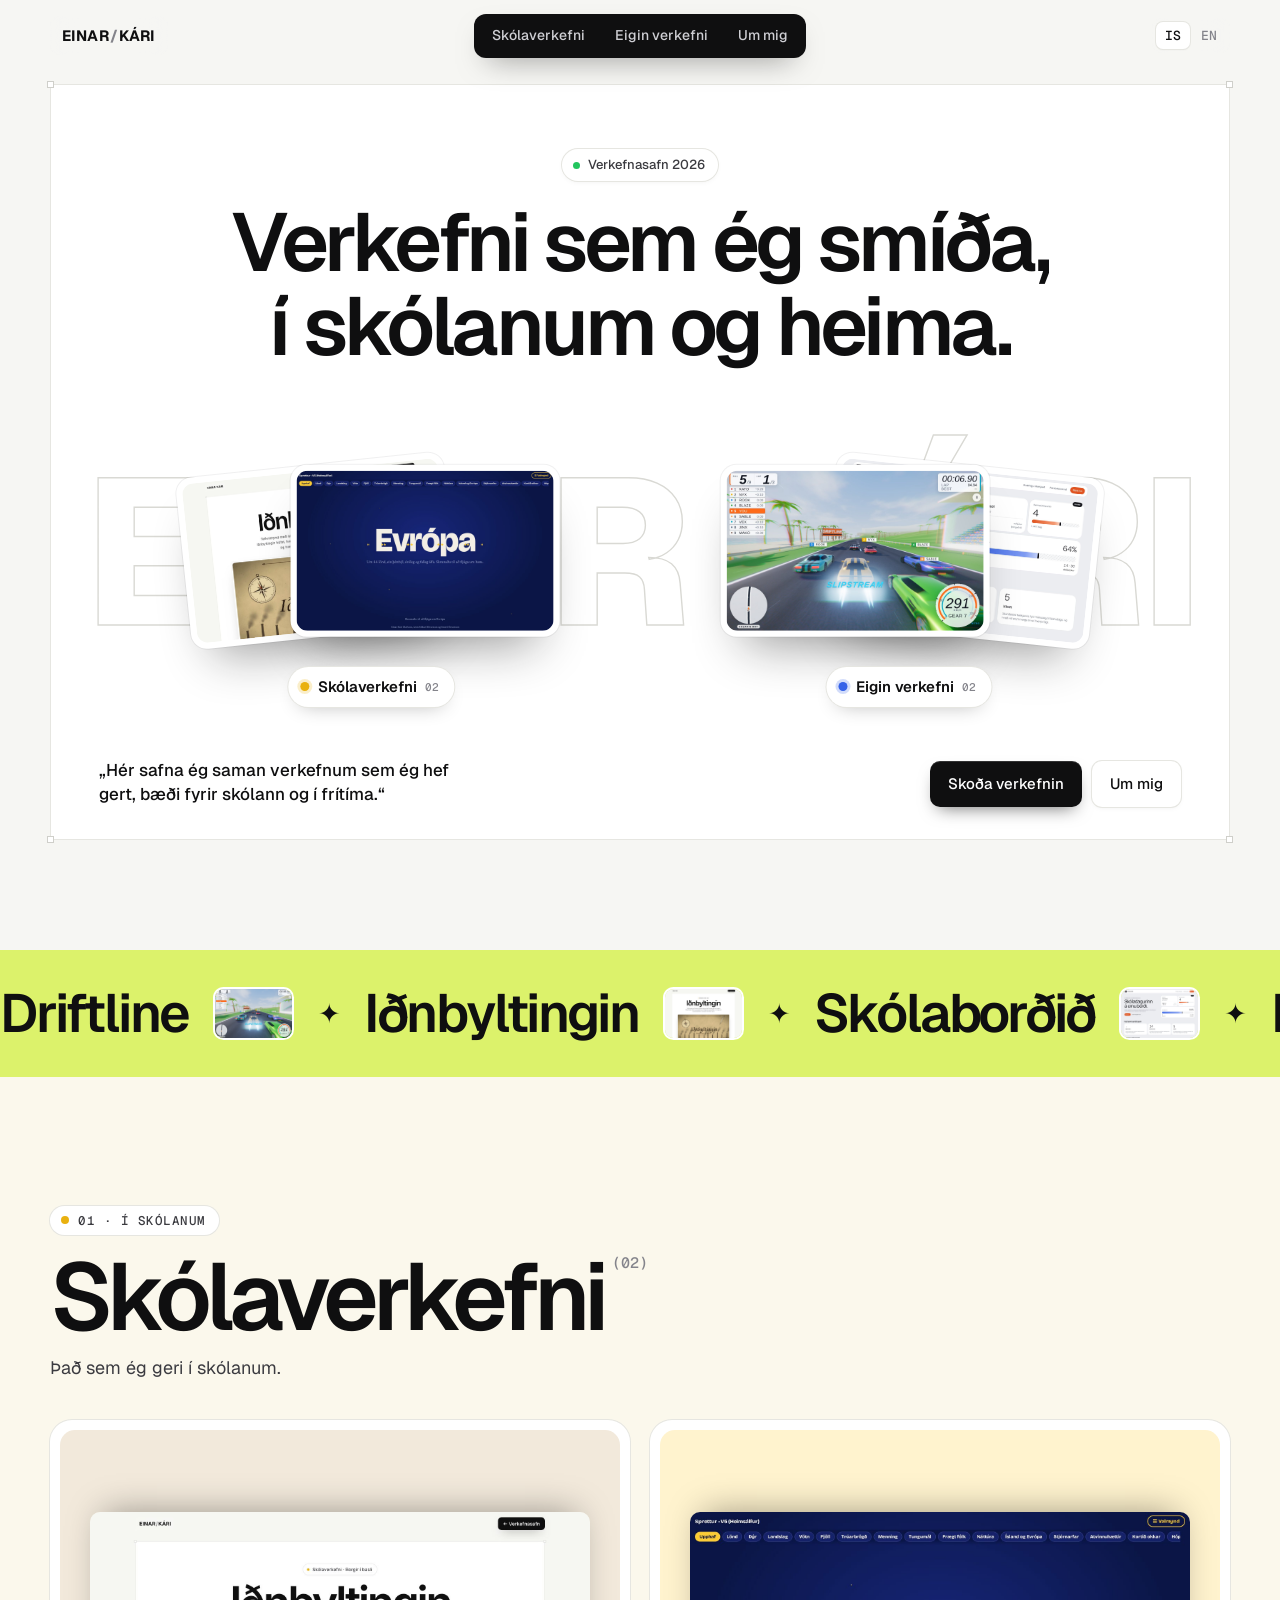
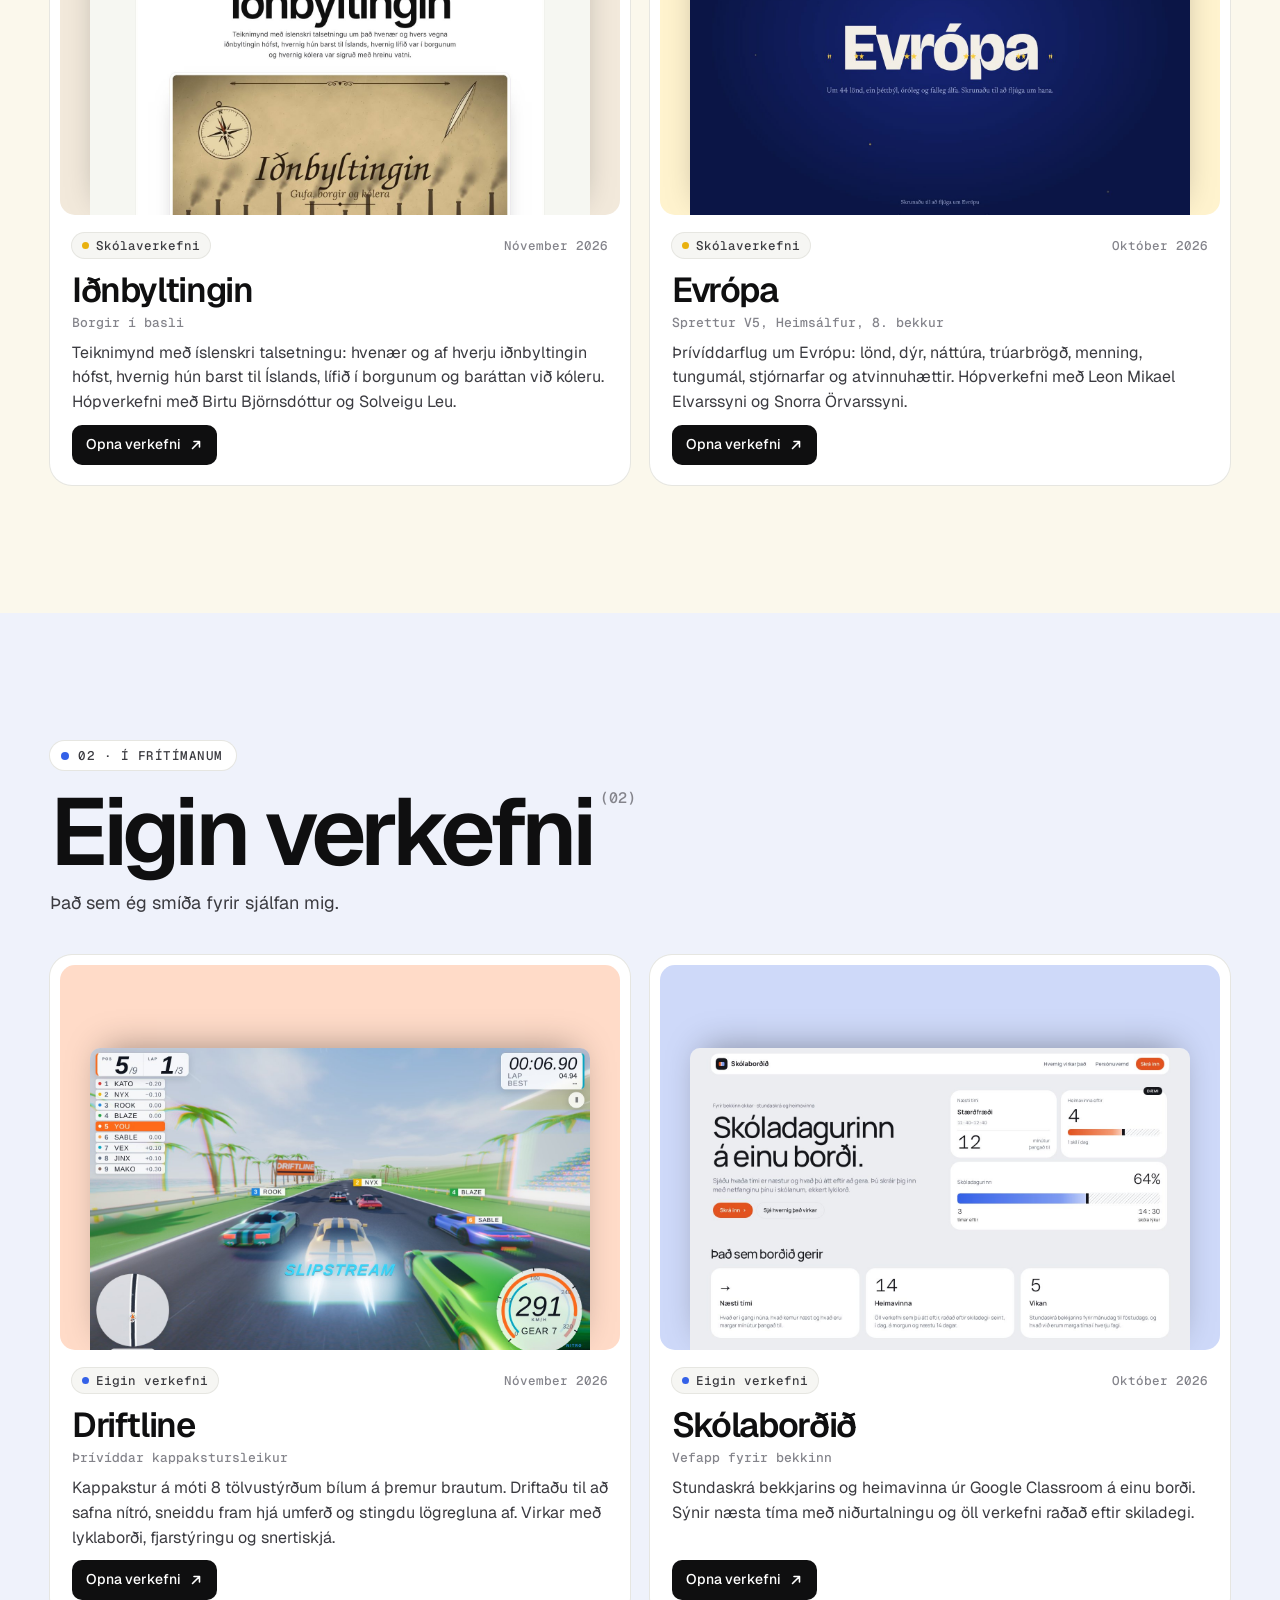
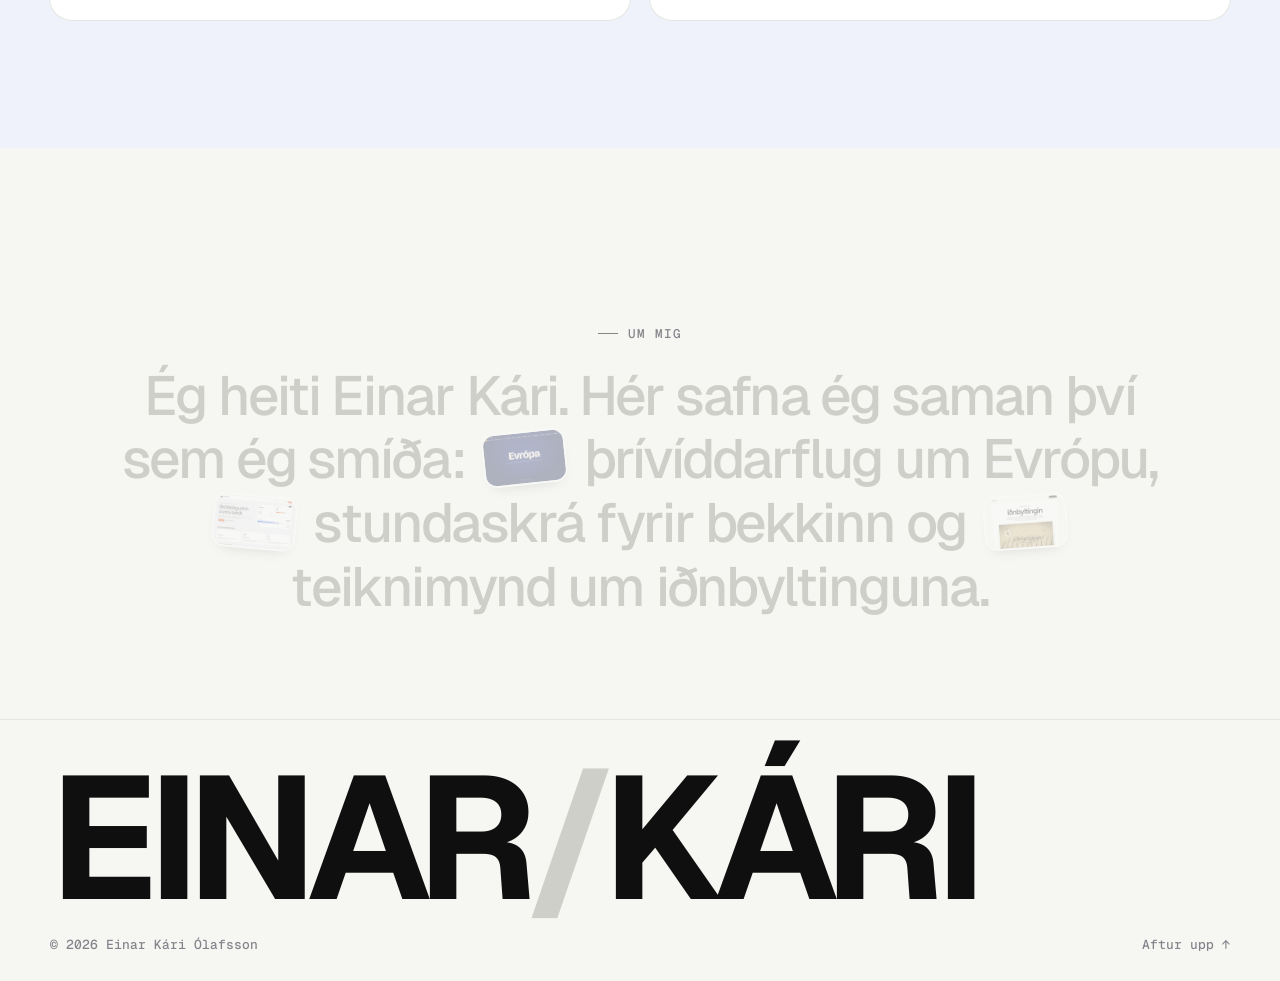
<file: index.html>
<!doctype html>
<html lang="is">
<head>
<meta charset="utf-8">
<meta name="viewport" content="width=device-width, initial-scale=1">
<title>Einar Kári</title>
<meta name="description" content="Verkefni Einars Kára Ólafssonar, fyrir skólann og í frítíma.">
<meta name="author" content="Einar Kári Ólafsson">
<meta name="theme-color" content="#f6f6f3">
<meta property="og:type" content="website">
<meta property="og:title" content="Einar Kári">
<meta property="og:description" content="Verkefni Einars Kára Ólafssonar, fyrir skólann og í frítíma.">
<meta property="og:url" content="https://einarkari.com/">
<meta property="og:image" content="https://einarkari.com/img/evropa.jpg">
<link rel="canonical" href="https://einarkari.com/">
<link rel="icon" href="favicon.svg" type="image/svg+xml">
<link rel="preconnect" href="https://fonts.googleapis.com">
<link rel="preconnect" href="https://fonts.gstatic.com" crossorigin>
<link href="https://fonts.googleapis.com/css2?family=Geist:wght@400..800&family=Geist+Mono:wght@400;500&display=swap" rel="stylesheet">
<link rel="stylesheet" href="style.css?v=2">
</head>
<body>

<header class="nav">
  <div class="wrap nav__inner">
    <a class="brand" href="#top" aria-label="Einar Kári, forsíða">
      <span class="brand__full">EINAR<i>/</i>KÁRI</span><span class="brand__short">EK</span>
    </a>
    <nav class="pill" id="nav" aria-label="Valmynd">
      <a href="#skolaverkefni" data-sec="skolaverkefni"><span class="l-full" data-i18n="school">Skólaverkefni</span><span class="l-short" data-i18n="schoolShort">Skóli</span></a>
      <a href="#eigin-verkefni" data-sec="eigin-verkefni"><span class="l-full" data-i18n="private">Eigin verkefni</span><span class="l-short" data-i18n="privateShort">Eigin</span></a>
      <a href="#um" data-sec="um"><span class="l-full" data-i18n="navAbout">Um mig</span><span class="l-short" data-i18n="navAboutShort">Um</span></a>
      <span class="pill__chip" aria-hidden="true"></span>
    </nav>
    <div class="lang" role="group" aria-label="Tungumál / Language">
      <button type="button" data-lang="is" aria-pressed="true">IS</button>
      <button type="button" data-lang="en" aria-pressed="false">EN</button>
    </div>
  </div>
</header>

<main>
  <section class="hero" id="top">
    <div class="wrap">
      <div class="frame">
        <span class="corner corner--tl" aria-hidden="true"></span><span class="corner corner--tr" aria-hidden="true"></span>
        <span class="corner corner--bl" aria-hidden="true"></span><span class="corner corner--br" aria-hidden="true"></span>

        <p class="badge"><span class="badge__dot" aria-hidden="true"></span><span data-i18n="badge">Verkefnasafn 2026</span></p>
        <h1 class="hero__title" id="hero-title">Verkefni sem ég smíða, í skólanum og heima.</h1>

        <div class="stage">
          <div class="wordmark" aria-hidden="true"><span>EINAR</span> <span>KÁRI</span></div>
          <div class="fan" id="fan"></div>
        </div>

        <div class="hero__foot">
          <p class="quote" data-i18n="quote">„Hér safna ég saman verkefnum sem ég hef gert, bæði fyrir skólann og í frítíma.“</p>
          <div class="actions">
            <a class="btn btn--dark" href="#skolaverkefni" data-i18n="ctaWork">Skoða verkefnin</a>
            <a class="btn btn--ghost" href="#um" data-i18n="ctaAbout">Um mig</a>
          </div>
        </div>
      </div>
    </div>
  </section>

  <div class="marquee" aria-hidden="true"><div class="marquee__track" id="marquee"></div></div>

  <section class="group group--school" id="skolaverkefni" aria-labelledby="school-title">
    <div class="wrap">
      <div class="group__head">
        <p class="gpill"><span data-i18n="schoolEyebrow">01 · Í skólanum</span></p>
        <h2 class="group__title" id="school-title"><span data-i18n="school">Skólaverkefni</span><sup data-count="school"></sup></h2>
        <p class="group__lead" data-i18n="schoolLead">Það sem ég geri í skólanum.</p>
      </div>
      <div class="grid" data-grid="school"></div>
    </div>
  </section>

  <section class="group group--private" id="eigin-verkefni" aria-labelledby="private-title">
    <div class="wrap">
      <div class="group__head">
        <p class="gpill"><span data-i18n="privateEyebrow">02 · Í frítímanum</span></p>
        <h2 class="group__title" id="private-title"><span data-i18n="private">Eigin verkefni</span><sup data-count="private"></sup></h2>
        <p class="group__lead" data-i18n="privateLead">Það sem ég smíða fyrir sjálfan mig.</p>
      </div>
      <div class="grid" data-grid="private"></div>
    </div>
  </section>

  <section class="about" id="um" aria-labelledby="about-label">
    <div class="wrap">
      <p class="eyebrow" id="about-label" data-i18n="aboutEyebrow">Um mig</p>
      <p class="reveal" id="about-text">Ég heiti Einar Kári. Hér safna ég saman því sem ég smíða: þrívíddarflug um Evrópu, stundaskrá fyrir bekkinn og teiknimynd um iðnbyltinguna.</p>
    </div>
  </section>
</main>

<footer class="foot">
  <div class="wrap">
    <p class="foot__mark" aria-hidden="true">EINAR<span>/</span>KÁRI</p>
    <div class="foot__row">
      <span data-i18n="rights">© 2026 Einar Kári Ólafsson</span>
      <a href="#top" data-i18n="top">Aftur upp ↑</a>
    </div>
  </div>
</footer>

<script>
/* Verkefnin. Til að bæta nýju verkefni við: settu nýja línu efst í listann.
   group: 'school' (Skólaverkefni) eða 'private' (Eigin verkefni).
   url:   mappa verkefnisins, t.d. 'nytt-verkefni/'.
   img:   skjámynd í img/ (best 1440 x 900). Má sleppa.
   date, course, text: strengur á íslensku, eða {is:'…', en:'…'} fyrir bæði tungumál.
   color: litur verkefnisins (bakgrunnur á spjaldinu).
   Raðað eftir dagsetningu, nýjast fyrst. */
window.PROJECTS = [
 {group:'private', title:'Driftline', url:'driftline/', img:'img/driftline.jpg', color:'#ff6b1a',
  date:{is:'Nóvember 2026', en:'November 2026'},
  course:{is:'Þrívíddar kappakstursleikur', en:'3D racing game'},
  text:{is:'Kappakstur á móti 8 tölvustýrðum bílum á þremur brautum. Driftaðu til að safna nítró, sneiddu fram hjá umferð og stingdu lögregluna af. Virkar með lyklaborði, fjarstýringu og snertiskjá.',
        en:'Race 8 AI drivers on three tracks. Drift to fill your nitro, weave through traffic and outrun the police. Works with keyboard, gamepad and touch.'}},
 {group:'school', title:'Iðnbyltingin', url:'idnbyltingin/', img:'img/idnbyltingin.jpg', color:'#c8a46a',
  date:{is:'Nóvember 2026', en:'November 2026'},
  course:{is:'Borgir í basli', en:'Borgir í basli (Cities in trouble)'},
  text:{is:'Teiknimynd með íslenskri talsetningu: hvenær og af hverju iðnbyltingin hófst, hvernig hún barst til Íslands, lífið í borgunum og baráttan við kóleru. Hópverkefni með Birtu Björnsdóttur og Solveigu Leu.',
        en:'An animated film with Icelandic voice-over: when and why the Industrial Revolution began, how it reached Iceland, life in the cities and the fight against cholera. A group project with Birta Björnsdóttir and Solveig Lea.'}},
 {group:'private', title:'Skólaborðið', url:'skolabord/', img:'img/skolabord.jpg', color:'#3461E8',
  date:{is:'Október 2026', en:'October 2026'},
  course:{is:'Vefapp fyrir bekkinn', en:'Web app for the class'},
  text:{is:'Stundaskrá bekkjarins og heimavinna úr Google Classroom á einu borði. Sýnir næsta tíma með niðurtalningu og öll verkefni raðað eftir skiladegi.',
        en:'The class timetable and homework from Google Classroom on one board. Shows the next lesson with a countdown and every assignment sorted by due date.'}},
 {group:'school', title:'Evrópa', url:'evropa/', img:'img/evropa.jpg', color:'#ffcc33',
  date:{is:'Október 2026', en:'October 2026'},
  course:{is:'Sprettur V5, Heimsálfur, 8. bekkur', en:'Sprettur V5, Continents, 8th grade'},
  text:{is:'Þrívíddarflug um Evrópu: lönd, dýr, náttúra, trúarbrögð, menning, tungumál, stjórnarfar og atvinnuhættir. Hópverkefni með Leon Mikael Elvarssyni og Snorra Örvarssyni.',
        en:'A 3D flight across Europe: countries, animals, nature, religions, culture, languages, government and industry. A group project with Leon Mikael Elvarsson and Snorri Örvarsson.'}}
];
</script>
<script src="main.js?v=4"></script>
</body>
</html>
</file>
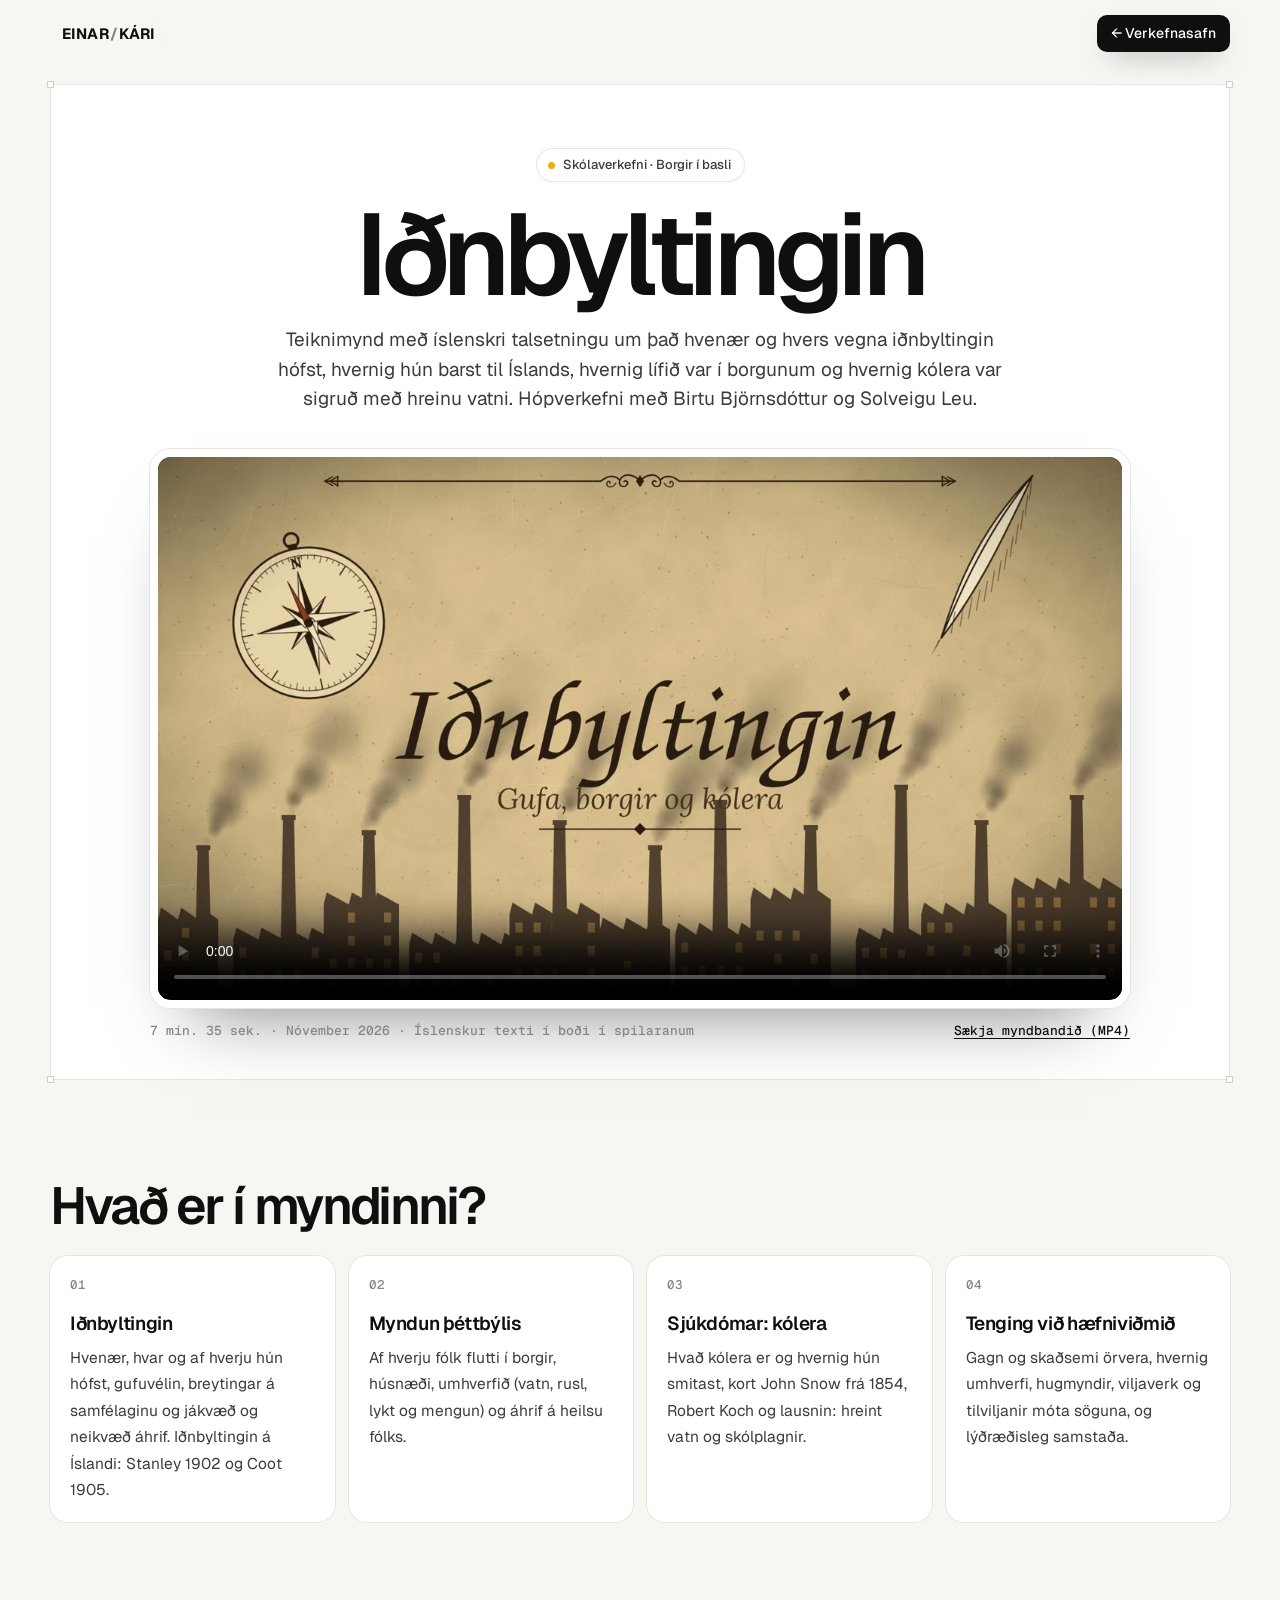
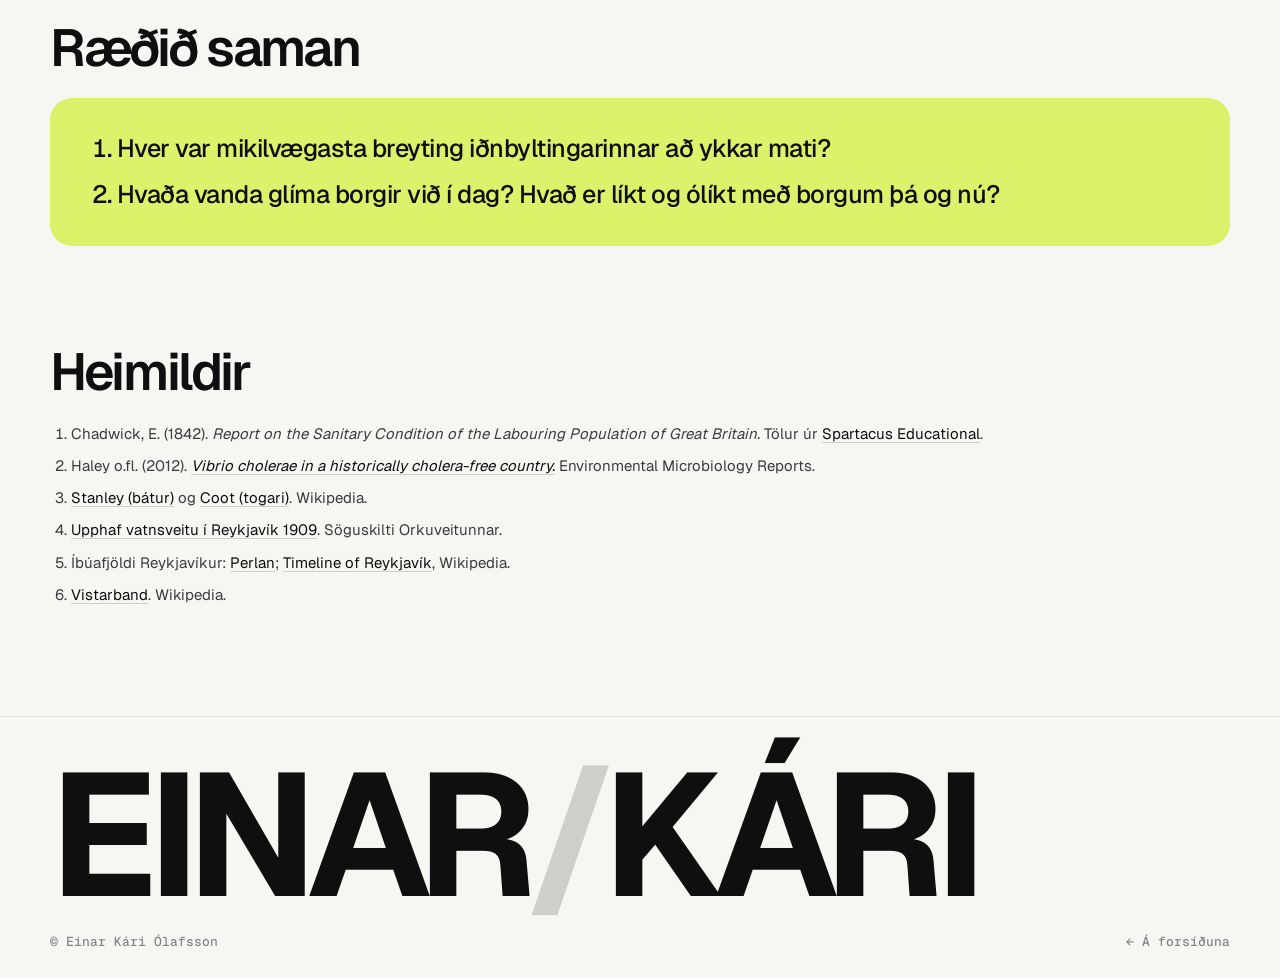
<file: idnbyltingin/index.html>
<!doctype html>
<html lang="is">
<head>
<meta charset="utf-8">
<meta name="viewport" content="width=device-width, initial-scale=1">
<title>Iðnbyltingin – Einar Kári</title>
<meta name="description" content="Teiknimynd með íslenskri talsetningu um iðnbyltinguna, myndun þéttbýlis og kóleru. Skólaverkefni Einars Kára, Birtu Björnsdóttur og Solveigar Leu.">
<meta name="theme-color" content="#f6f6f3">
<meta property="og:title" content="Iðnbyltingin – gufa, borgir og kólera">
<meta property="og:description" content="Teiknimynd með íslenskri talsetningu. Skólaverkefni: Borgir í basli.">
<meta property="og:image" content="https://einarkari.com/idnbyltingin/plakat.jpg">
<meta property="og:type" content="video.other">
<link rel="icon" href="/favicon.svg" type="image/svg+xml">
<link rel="preconnect" href="https://fonts.googleapis.com">
<link rel="preconnect" href="https://fonts.gstatic.com" crossorigin>
<link href="https://fonts.googleapis.com/css2?family=Geist:wght@400..800&family=Geist+Mono:wght@400;500&display=swap" rel="stylesheet">
<link rel="stylesheet" href="/style.css?v=2">
</head>
<body>

<header class="pnav">
  <div class="wrap">
    <a class="brand" href="/" aria-label="Einar Kári, forsíða"><span class="brand__full">EINAR<i>/</i>KÁRI</span><span class="brand__short">EK</span></a>
    <a class="back" href="/#skolaverkefni">← Verkefnasafn</a>
  </div>
</header>

<main class="proj">
  <div class="wrap">
    <div class="frame">
      <span class="corner corner--tl" aria-hidden="true"></span><span class="corner corner--tr" aria-hidden="true"></span>
      <span class="corner corner--bl" aria-hidden="true"></span><span class="corner corner--br" aria-hidden="true"></span>

      <p class="badge"><span class="badge__dot" style="background:var(--school)" aria-hidden="true"></span>Skólaverkefni · Borgir í basli</p>
      <h1 class="proj__title">Iðnbyltingin</h1>
      <p class="proj__lead">Teiknimynd með íslenskri talsetningu um það hvenær og hvers vegna iðnbyltingin hófst, hvernig hún barst til Íslands, hvernig lífið var í borgunum og hvernig kólera var sigruð með hreinu vatni. Hópverkefni með Birtu Björnsdóttur og Solveigu Leu.</p>

      <div class="player">
        <video controls preload="metadata" playsinline poster="plakat.jpg">
          <source src="idnbyltingin.mp4" type="video/mp4">
          <track kind="subtitles" srclang="is" label="Íslenska" src="idnbyltingin.is.vtt">
          Vafrinn þinn getur ekki spilað myndbandið. <a href="idnbyltingin.mp4">Sæktu það hér.</a>
        </video>
      </div>
      <div class="pmeta"><span>7 mín. 35 sek. · Nóvember 2026 · Íslenskur texti í boði í spilaranum</span><a href="idnbyltingin.mp4" download>Sækja myndbandið (MP4)</a></div>
    </div>

    <section class="psec" aria-labelledby="h-parts">
      <h2 id="h-parts">Hvað er í myndinni?</h2>
      <ul class="parts">
        <li><b>Iðnbyltingin</b><span>Hvenær, hvar og af hverju hún hófst, gufuvélin, breytingar á samfélaginu og jákvæð og neikvæð áhrif. Iðnbyltingin á Íslandi: Stanley 1902 og Coot 1905.</span></li>
        <li><b>Myndun þéttbýlis</b><span>Af hverju fólk flutti í borgir, húsnæði, umhverfið (vatn, rusl, lykt og mengun) og áhrif á heilsu fólks.</span></li>
        <li><b>Sjúkdómar: kólera</b><span>Hvað kólera er og hvernig hún smitast, kort John Snow frá 1854, Robert Koch og lausnin: hreint vatn og skólplagnir.</span></li>
        <li><b>Tenging við hæfniviðmið</b><span>Gagn og skaðsemi örvera, hvernig umhverfi, hugmyndir, viljaverk og tilviljanir móta söguna, og lýðræðisleg samstaða.</span></li>
      </ul>
    </section>

    <section class="psec" aria-labelledby="h-discuss">
      <h2 id="h-discuss">Ræðið saman</h2>
      <div class="discuss"><ol>
        <li>Hver var mikilvægasta breyting iðnbyltingarinnar að ykkar mati?</li>
        <li>Hvaða vanda glíma borgir við í dag? Hvað er líkt og ólíkt með borgum þá og nú?</li>
      </ol></div>
    </section>

    <section class="psec" aria-labelledby="h-src">
      <h2 id="h-src">Heimildir</h2>
      <ol class="sources">
        <li>Chadwick, E. (1842). <i>Report on the Sanitary Condition of the Labouring Population of Great Britain.</i> Tölur úr <a href="https://spartacus-educational.com/ExamIR11.htm">Spartacus Educational</a>.</li>
        <li>Haley o.fl. (2012). <a href="https://iris.unige.it/handle/11567/1058852"><i>Vibrio cholerae in a historically cholera-free country.</i></a> Environmental Microbiology Reports.</li>
        <li><a href="https://en.wikipedia.org/wiki/Stanley_(boat)">Stanley (bátur)</a> og <a href="https://en.wikipedia.org/wiki/Coot_(trawler)">Coot (togari)</a>. Wikipedia.</li>
        <li><a href="https://www.hmdb.org/m.asp?m=117940">Upphaf vatnsveitu í Reykjavík 1909</a>. Söguskilti Orkuveitunnar.</li>
        <li>Íbúafjöldi Reykjavíkur: <a href="https://perlan.is/articles/reykjavik-population">Perlan</a>; <a href="https://en.wikipedia.org/wiki/Timeline_of_Reykjav%C3%ADk">Timeline of Reykjavík</a>, Wikipedia.</li>
        <li><a href="https://en.wikipedia.org/wiki/Vistarband">Vistarband</a>. Wikipedia.</li>
      </ol>
    </section>
  </div>
</main>

<footer class="foot pfoot">
  <div class="wrap">
    <p class="foot__mark" aria-hidden="true">EINAR<span>/</span>KÁRI</p>
    <div class="foot__row">
      <span>© Einar Kári Ólafsson</span>
      <a href="/">← Á forsíðuna</a>
    </div>
  </div>
</footer>
</body>
</html>
</file>
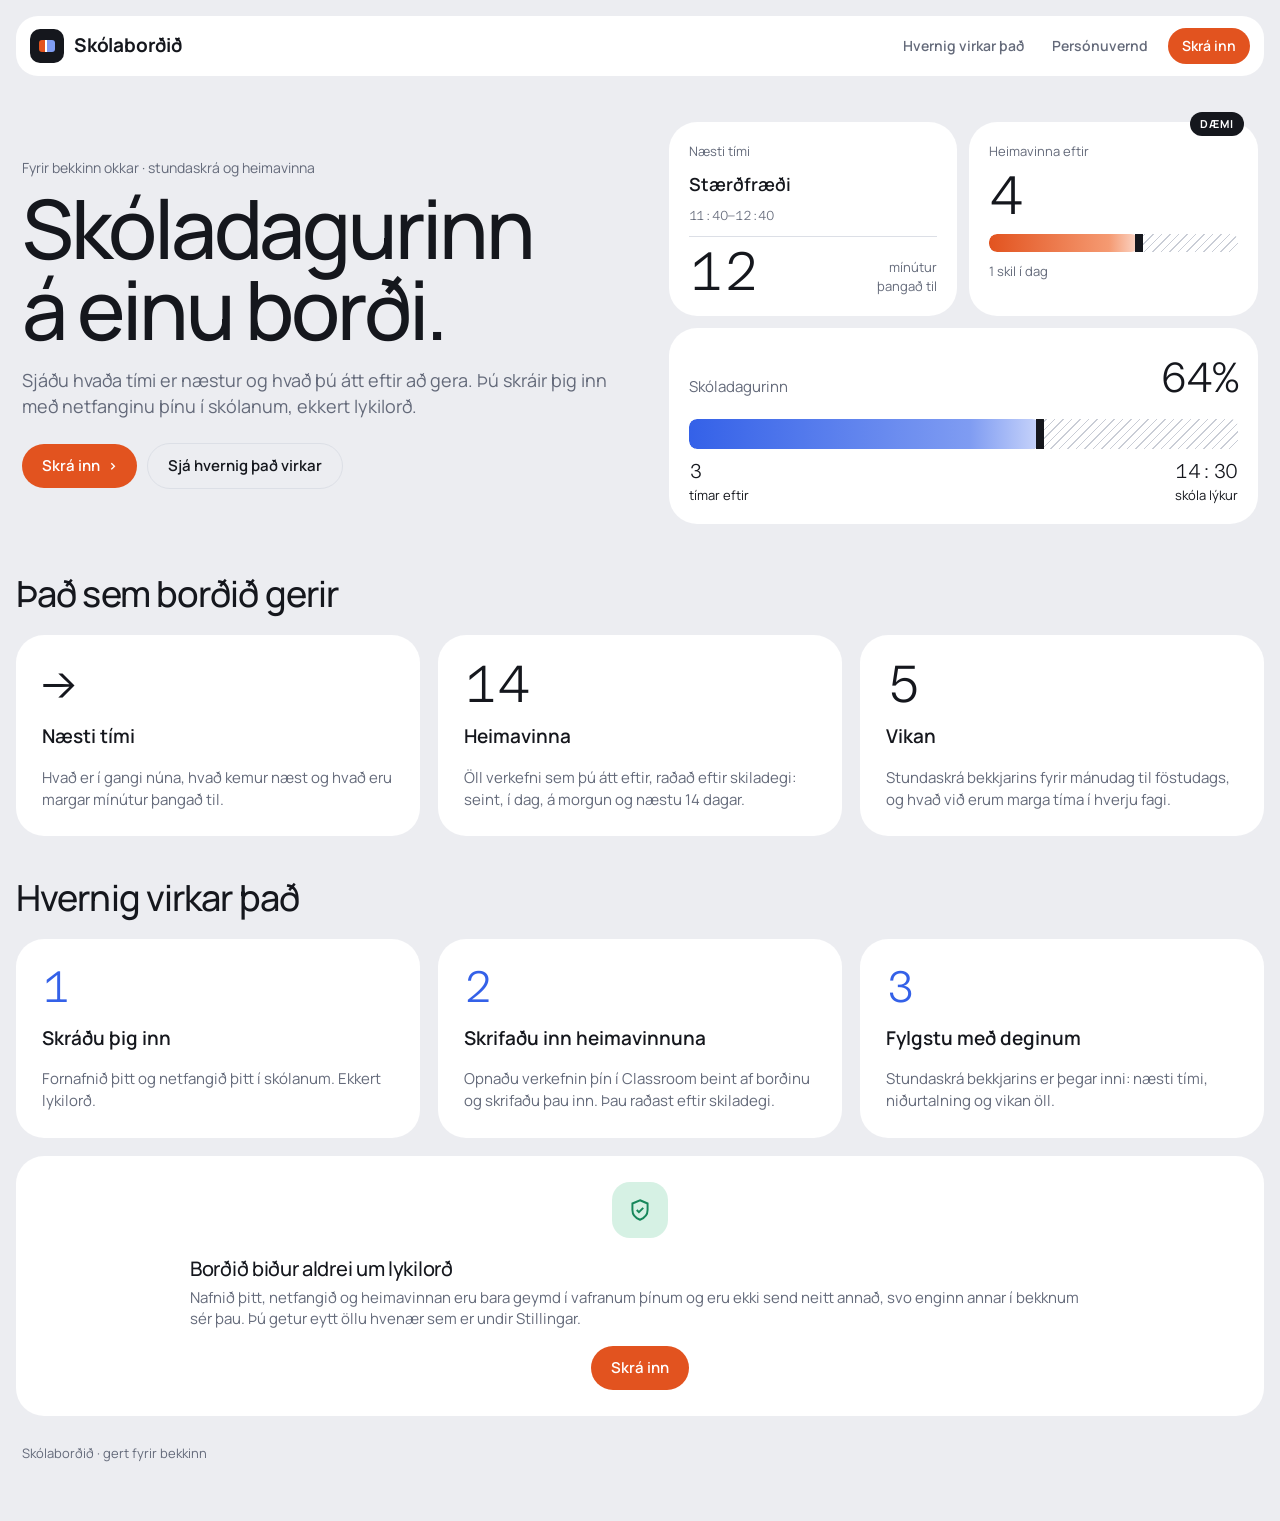
<file: skolabord/index.html>
<!doctype html>
<html lang="is">
<head>
<meta charset="utf-8">
<meta name="viewport" content="width=device-width,initial-scale=1,viewport-fit=cover">
<title>Skólaborð bekkjarins</title>
<meta name="description" content="Stundaskrá bekkjarins og heimavinnan þín úr Google Classroom á einu borði.">
<meta name="robots" content="noindex">
<link rel="preconnect" href="https://fonts.googleapis.com">
<link rel="stylesheet" href="https://fonts.googleapis.com/css2?family=Azeret+Mono:wght@200;300;400&family=Manrope:wght@400;500;600;700&display=swap">
<script src="https://accounts.google.com/gsi/client" async defer></script>
<link rel="stylesheet" href="style.css?v=2">
</head>
<body>

<!-- ================= FORSÍÐA ================= -->
<div class="wrap" id="view-forsida" hidden>
  <header class="top lnav">
    <a class="logo" href="#forsida"><i aria-hidden="true"></i><span>Skólaborðið</span></a>
    <div class="spacer"></div>
    <a class="link" href="#hvernig">Hvernig virkar það</a>
    <a class="link" href="#personuvernd">Persónuvernd</a>
    <a class="btn orange sm" href="#byrja" data-start>Skrá inn</a>
  </header>

  <section class="lhero">
    <div>
      <div class="eyebrow">Fyrir bekkinn okkar · stundaskrá og heimavinna</div>
      <h1>Skóladagurinn á einu borði.</h1>
      <p class="lead">Sjáðu hvaða tími er næstur og hvað þú átt eftir að gera. Þú skráir þig inn með netfanginu þínu í skólanum, ekkert lykilorð.</p>
      <div class="row-btns">
        <a class="btn orange" href="#byrja" data-start>Skrá inn <span aria-hidden="true">›</span></a>
        <a class="btn ghost" href="#hvernig">Sjá hvernig það virkar</a>
      </div>
    </div>
    <div class="mock" aria-label="Dæmi um borðið">
      <span class="ex">Dæmi</span>
      <div class="card">
        <div class="muted" style="font-size:13px">Næsti tími</div>
        <div style="font-weight:600;font-size:18px">Stærðfræði</div>
        <div class="num muted" style="font-size:13px">11:40–12:40</div>
        <div style="display:flex;justify-content:space-between;align-items:flex-end;border-top:1px solid var(--line);padding-top:10px">
          <span class="num" style="font-size:54px;line-height:.9">12</span><span class="muted" style="font-size:13px;text-align:right">mínútur<br>þangað til</span>
        </div>
      </div>
      <div class="card">
        <div class="muted" style="font-size:13px">Heimavinna eftir</div>
        <span class="num" style="font-size:54px;line-height:.9">4</span>
        <div class="bar orange" style="height:18px;margin:4px 0 0"><div class="fill" style="width:60%"></div><div class="knob" style="left:60%"></div></div>
        <div class="muted" style="font-size:13px">1 skil í dag</div>
      </div>
      <div class="card wide">
        <div class="meter">
          <div class="row"><span class="muted">Skóladagurinn</span><span class="num big">64%</span></div>
          <div class="bar blue"><div class="fill" style="width:64%"></div><div class="knob" style="left:64%"></div></div>
          <div class="sub"><span><span class="num">3</span> tímar eftir</span><span style="text-align:right"><span class="num">14:30</span> skóla lýkur</span></div>
        </div>
      </div>
    </div>
  </section>

  <section class="sect">
    <h2>Það sem borðið gerir</h2>
    <div class="feat">
      <div class="card"><span class="num big">→</span><h3>Næsti tími</h3><p>Hvað er í gangi núna, hvað kemur næst og hvað eru margar mínútur þangað til.</p></div>
      <div class="card"><span class="num big">14</span><h3>Heimavinna</h3><p>Öll verkefni sem þú átt eftir, raðað eftir skiladegi: seint, í dag, á morgun og næstu 14 dagar.</p></div>
      <div class="card"><span class="num big">5</span><h3>Vikan</h3><p>Stundaskrá bekkjarins fyrir mánudag til föstudags, og hvað við erum marga tíma í hverju fagi.</p></div>
    </div>
  </section>

  <section class="sect" id="hvernig">
    <h2>Hvernig virkar það</h2>
    <div class="steps">
      <div class="card"><span class="n">1</span><h3>Skráðu þig inn</h3><p>Fornafnið þitt og netfangið þitt í skólanum. Ekkert lykilorð.</p></div>
      <div class="card"><span class="n">2</span><h3>Skrifaðu inn heimavinnuna</h3><p>Opnaðu verkefnin þín í Classroom beint af borðinu og skrifaðu þau inn. Þau raðast eftir skiladegi.</p></div>
      <div class="card"><span class="n">3</span><h3>Fylgstu með deginum</h3><p>Stundaskrá bekkjarins er þegar inni: næsti tími, niðurtalning og vikan öll.</p></div>
    </div>
  </section>

  <section class="card priv" id="personuvernd">
    <div class="shield" aria-hidden="true"><svg width="26" height="26" viewBox="0 0 24 24" fill="none" stroke="var(--ok)" stroke-width="1.8"><path d="M12 3l7 3v6c0 4.5-3 7.5-7 9-4-1.5-7-4.5-7-9V6z"/><path d="M9 12l2 2 4-4"/></svg></div>
    <div>
      <h2 style="font-size:20px">Borðið biður aldrei um lykilorð</h2>
      <p>Nafnið þitt, netfangið og heimavinnan eru bara geymd í vafranum þínum og eru ekki send neitt annað, svo enginn annar í bekknum sér þau. Þú getur eytt öllu hvenær sem er undir Stillingar.</p>
    </div>
    <a class="btn orange" href="#byrja" data-start>Skrá inn</a>
  </section>
  <footer class="lfoot">Skólaborðið · gert fyrir bekkinn</footer>
</div>

<!-- ================= INNSKRÁNING ================= -->
<div class="wrap onb" id="view-byrja" hidden>
  <header class="top">
    <a class="logo" href="#forsida"><i aria-hidden="true"></i><span>Skólaborðið</span></a>
    <div class="spacer"></div>
    <a class="btn ghost sm" href="#forsida">Til baka</a>
  </header>
  <ol class="stepper two" aria-label="Skref" data-google>
    <li id="st1"><span>1</span>Innskráning</li>
    <li id="st2"><span>2</span>Heimavinna</li>
  </ol>

  <section class="card" id="onb1">
    <h2>Skráðu þig inn</h2>
    <p class="lead">Skrifaðu fornafnið þitt og netfangið þitt í skólanum. Ekkert lykilorð þarf, og borðið man þig í þessum vafra.</p>
    <form id="profForm" class="grid2" autocomplete="on">
      <label class="field"><span>Fornafn</span><input id="pName" name="given-name" autocomplete="given-name" required maxlength="40"></label>
      <label class="field"><span>Netfang í skólanum</span><input id="pEmail" type="email" name="email" autocomplete="email" required maxlength="120" placeholder="nafn@skoli.is"><small>Notað til að opna Classroom á réttum aðgangi.</small></label>
      <div class="row-btns" style="grid-column:1/-1"><button class="btn blue" type="submit">Skrá inn <span aria-hidden="true">›</span></button></div>
    </form>
    <div data-google style="border-top:1px solid var(--line);padding-top:14px;display:flex;flex-direction:column;gap:10px">
    <span class="muted" style="font-size:14px">Eða sæktu heimavinnuna beint úr Classroom:</span>
    <div class="row-btns">
      <button class="gbtn" id="gLogin" type="button"><svg width="20" height="20" viewBox="0 0 48 48" aria-hidden="true"><path fill="#FFC107" d="M43.6 20.5H42V20H24v8h11.3C33.7 32.7 29.2 36 24 36c-6.6 0-12-5.4-12-12s5.4-12 12-12c3.1 0 5.8 1.2 7.9 3.1l5.7-5.7C34 6.1 29.3 4 24 4 12.9 4 4 12.9 4 24s8.9 20 20 20 20-8.9 20-20c0-1.3-.1-2.4-.4-3.5z"/><path fill="#FF3D00" d="M6.3 14.7l6.6 4.8C14.7 15.1 19 12 24 12c3.1 0 5.8 1.2 7.9 3.1l5.7-5.7C34 6.1 29.3 4 24 4 16.3 4 9.7 8.3 6.3 14.7z"/><path fill="#4CAF50" d="M24 44c5.2 0 9.9-2 13.4-5.2l-6.2-5.2C29.2 35.1 26.7 36 24 36c-5.2 0-9.6-3.3-11.3-8l-6.5 5C9.5 39.6 16.2 44 24 44z"/><path fill="#1976D2" d="M43.6 20.5H42V20H24v8h11.3c-.8 2.2-2.2 4.2-4.1 5.6l6.2 5.2C37 39.2 44 34 44 24c0-1.3-.1-2.4-.4-3.5z"/></svg>Skrá inn með Google</button>
    </div>
    <div id="loginOut" aria-live="polite"></div>
    </div>
  </section>

  <section class="card" id="onb2" hidden>
    <h2 id="onb2Title">Sæki heimavinnuna þína</h2>
    <div id="onb2Out" aria-live="polite"><div class="thinking">Les námskeiðin þín og verkefnin úr Classroom…</div></div>
    <div class="row-btns" style="justify-content:flex-end"><button class="btn orange" id="onbDone">Opna borðið <span aria-hidden="true">›</span></button></div>
  </section>
</div>

<!-- ================= BORÐIÐ ================= -->
<div class="wrap" id="view-app" hidden>
  <header class="top">
    <a class="logo" href="#idag"><i aria-hidden="true"></i><span>Skólaborðið</span></a>
    <nav class="tabs" aria-label="Valmynd">
      <a href="#idag" data-tab="idag">Í dag</a>
      <a href="#heimavinna" data-tab="heimavinna">Heimavinna</a>
      <a href="#vikan" data-tab="vikan">Vikan</a>
      <a href="#stillingar" data-tab="stillingar">Stillingar</a>
    </nav>
    <div class="spacer"></div>
    <div class="clock"><span class="dot-live" aria-hidden="true"></span><b id="clock">--:--</b></div>
    <a class="avatar" id="avatar" href="#stillingar" aria-label="Stillingar">?</a>
  </header>

  <div class="banner" id="syncBanner" hidden>
    <p id="syncBannerText"></p>
    <button class="btn orange sm" id="syncBannerBtn" type="button">Uppfæra úr Classroom</button>
  </div>

  <!-- Í dag -->
  <div id="sub-idag" class="wrap" hidden>
    <section class="hero">
      <div><div class="eyebrow" id="eyebrow"></div><h1 id="greet"></h1></div>
      <div class="meter">
        <div class="row"><span class="muted">Skóladagurinn</span><span class="num big" id="m1big">0%</span></div>
        <div class="bar blue"><div class="fill" id="m1fill" style="width:0"></div><div class="knob" id="m1knob" style="left:0"></div></div>
        <div class="sub"><span><span class="num" id="m1a">0</span> tímar eftir</span><span style="text-align:right"><span class="num" id="m1b">—</span> skóla lýkur</span></div>
      </div>
      <div class="meter">
        <div class="row"><span class="muted">Heimavinna klár</span><span class="num big" id="m2big">0/0</span></div>
        <div class="bar orange"><div class="fill" id="m2fill" style="width:0"></div><div class="knob" id="m2knob" style="left:0"></div></div>
        <div class="sub"><span><span class="num" id="m2a">0</span> skil í dag</span><span style="text-align:right"><span class="num" id="m2b">0</span> seint</span></div>
      </div>
    </section>
    <nav class="pills" id="days" aria-label="Dagar"></nav>
    <main class="board">
      <section class="card tall">
        <div class="head"><h2 id="dayTitle"></h2><span class="tag" id="dayTag"></span></div>
        <div class="dialbox">
          <div class="blob" id="blob"></div>
          <svg id="dial" viewBox="0 0 300 300" role="img" aria-label="Tímalína dagsins"></svg>
          <div class="dial-center"><div><span class="num" id="dialNum">--:--</span><small id="dialLbl"></small></div></div>
        </div>
        <div><div class="num bignum" id="dayCount">0</div><div class="muted" id="daySummary"></div></div>
        <div class="tiles">
          <div class="tile"><i class="sw" style="background:var(--blue)"></i><div><span>Búið</span><div class="num" id="tDone">0</div></div></div>
          <div class="tile"><i class="sw" style="background:var(--orange)"></i><div><span>Núna</span><div class="num" id="tNow">0</div></div></div>
          <div class="tile"><i class="sw" style="background:var(--blue-soft)"></i><div><span>Eftir</span><div class="num" id="tLeft">0</div></div></div>
          <div class="tile"><i class="sw" style="background:repeating-linear-gradient(-45deg,var(--hatch) 0 1px,var(--chip) 1px 4px)"></i><div><span>Hlé</span><div class="num" id="tBreak">0</div></div></div>
        </div>
      </section>
      <section class="card" id="card-next">
        <div class="head"><h2><svg width="22" height="22" viewBox="0 0 24 24" fill="none" stroke="var(--orange)" stroke-width="1.8" aria-hidden="true"><circle cx="12" cy="12" r="9"/><path d="M12 7v5l3 2"/></svg>Næsti tími</h2><span class="tag fill"><span class="num" style="font-size:12px" id="liveTag"></span></span></div>
        <div class="nn">
          <div><div class="lbl">Núna</div><div class="subj" id="nowSubj"></div><div class="time" id="nowTime"></div><div class="ring" id="nowRing"></div></div>
          <div><div class="lbl">Næst</div><div class="subj" id="nextSubj">—</div><div class="time" id="nextTime"></div><div class="ring blue"></div></div>
        </div>
        <div class="countdown"><span class="num" id="cdNum">—</span><p id="cdText"></p></div>
      </section>
      <section class="card">
        <div class="head"><h2>Á næstunni</h2><a class="tag" href="#heimavinna">Öll heimavinna ›</a></div>
        <div class="soon" id="soon"></div>
      </section>
      <section class="card wide2">
        <div class="head"><h2 id="listTitle"></h2></div>
        <div class="rows" id="rows"></div>
      </section>
    </main>
  </div>

  <!-- Heimavinna -->
  <div id="sub-heimavinna" class="wrap" hidden>
    <main class="board">
      <section class="card full">
        <div class="head"><h2><svg width="22" height="22" viewBox="0 0 24 24" fill="none" stroke="var(--orange)" stroke-width="1.8" aria-hidden="true"><path d="M4 6h16M4 12h10M4 18h6"/><circle cx="18" cy="16" r="3"/></svg>Yfirlit heimavinnu</h2><span class="tag fill">Næstu 14 dagar</span></div>
        <div class="ov-top">
          <div><div class="num bignum" id="ovTotal">0</div><div class="muted">verkefni eftir</div></div>
          <div class="ov-next"><div class="lbl">Næst á að skila</div><b id="ovNextT">—</b><div class="muted" id="ovNextS" style="font-size:13px"></div></div>
          <div class="ov-subj" id="ovSubj"></div>
        </div>
        <div class="strip-wrap"><div class="strip" id="strip"></div></div>
        <div class="lanes" id="lanes"></div>
      </section>
      <section class="card wide2" id="crCard">
        <div class="head"><h2>Google Classroom</h2><span class="tag fill" id="crTag"></span></div>
        <div id="crBody"></div>
      </section>
      <section class="card">
        <div class="head"><h2>Skrifa inn verkefni</h2></div>
        <form id="addForm" autocomplete="off" style="display:flex;flex-direction:column;gap:12px">
          <label class="field"><span>Hvað þarf að gera?</span><input id="hwTitle" required maxlength="120" placeholder="t.d. Bls. 42, dæmi 1–10"></label>
          <div class="grid2">
            <label class="field"><span>Fag</span><select id="hwSubj"></select></label>
            <label class="field"><span>Skiladagur</span><input id="hwDue" type="date"></label>
          </div>
          <div class="row-btns"><button class="btn blue" type="submit">Bæta við</button></div>
        </form>
      </section>
    </main>
  </div>

  <!-- Vikan -->
  <div id="sub-vikan" class="wrap" hidden>
    <main class="board">
      <section class="card">
        <div class="head"><h2>Vikan eftir fögum</h2><span class="legend">Fag núna</span></div>
        <div><div class="num" style="font-size:40px;line-height:1" id="weekHours">0</div><div class="muted" id="weekSub" style="font-size:14px"></div></div>
        <div class="bars" id="bars"></div>
      </section>
      <section class="card wide2">
        <div class="head"><h2>Stundaskrá bekkjarins</h2><span class="tag fill">Sama fyrir alla í bekknum</span></div>
        <div class="tt-wrap"><div class="tt" id="tt"></div></div>
      </section>
    </main>
  </div>

  <!-- Stillingar -->
  <div id="sub-stillingar" class="wrap" hidden>
    <div style="padding:10px 6px 0"><div class="eyebrow">Stillingar</div><h1 style="font-size:clamp(36px,5vw,52px);font-weight:500;letter-spacing:-.035em;margin:6px 0 0">Þitt borð</h1></div>
    <div class="set-grid">
      <section class="card">
        <h2>Prófíll</h2>
        <form id="setProf" class="grid2" autocomplete="on">
          <label class="field"><span>Fornafn</span><input id="sName" required maxlength="40" autocomplete="given-name"></label>
          <label class="field"><span>Netfang í skólanum</span><input id="sEmail" type="email" required maxlength="120" autocomplete="email" placeholder="nafn@skoli.is"></label>
          <div class="row-btns" style="grid-column:1/-1"><button class="btn blue" type="submit">Vista</button></div>
        </form>
      </section>
      <section class="card">
        <h2>Google Classroom</h2>
        <div id="gInfo"></div>
        <div class="row-btns" id="gBtns"></div>
      </section>
      <section class="card">
        <h2>Útlit</h2>
        <p class="muted" style="margin:0">Borðið er ljóst nema þú veljir annað.</p>
        <div class="seg" role="group" aria-label="Útlit">
          <button id="skinLight" type="button" aria-pressed="true">Ljóst</button>
          <button id="skinDark" type="button" aria-pressed="false">Dökkt</button>
        </div>
      </section>
      <section class="card">
        <h2>Stundaskrá</h2>
        <div id="schedInfo"></div>
      </section>
      <section class="card">
        <h2>Gögnin þín</h2>
        <p class="muted" style="margin:0" id="storeNote">Allt er vistað í þessum vafra. Ekkert er sent á netþjón.</p>
        <div class="row-btns" id="resetBox"><button class="btn ghost" id="resetBtn" type="button">Eyða öllu og skrá út</button></div>
      </section>
    </div>
  </div>
</div>

<div class="toast" id="toast" role="status" hidden></div>

<script src="app.js?v=2"></script>
</body>
</html>
</file>
<file: style.css>
/* einarkari.com — light, minimal portfolio (front page + project pages) */
:root {
  --bg: #f6f6f3;
  --paper: #ffffff;
  --ink: #0f0f10;
  --ink-2: #3b3b40;
  --muted: #84848b;
  --faint: #cfcfca;
  --line: #e6e6e1;
  --lime: #dcf26b;
  --school: #e9b10f;
  --private: #3461e8;
  --live: #22c55e;
  --ease: cubic-bezier(.2, .8, .2, 1);
  --sans: 'Geist', ui-sans-serif, system-ui, -apple-system, 'Segoe UI', Roboto, sans-serif;
  --mono: 'Geist Mono', ui-monospace, SFMono-Regular, Menlo, Consolas, monospace;
  color-scheme: light;
}

*, *::before, *::after { box-sizing: border-box; }
html { scroll-behavior: smooth; -webkit-text-size-adjust: 100%; scroll-padding-top: 72px; }
body {
  margin: 0;
  background: var(--bg);
  color: var(--ink);
  font: 400 17px/1.55 var(--sans);
  overflow-x: clip;
  -webkit-font-smoothing: antialiased;
  text-rendering: optimizeLegibility;
}
img { display: block; max-width: 100%; height: auto; }
a { color: inherit; }
button { font: inherit; }
:focus-visible { outline: 2px solid var(--private); outline-offset: 3px; border-radius: 6px; }
.wrap { width: min(1180px, 100% - 32px); margin-inline: auto; }

/* ---------- Header ---------- */
.nav { position: fixed; top: 14px; left: 0; right: 0; z-index: 50; pointer-events: none; }
.nav__inner { display: grid; grid-template-columns: 1fr auto 1fr; align-items: center; gap: 12px; }
.nav__inner > * { pointer-events: auto; }
.brand {
  justify-self: start;
  padding: 8px 12px;
  border-radius: 10px;
  background: rgba(246, 246, 243, .82);
  -webkit-backdrop-filter: blur(12px);
  backdrop-filter: blur(12px);
  font-weight: 700;
  font-size: 15px;
  letter-spacing: .01em;
  text-decoration: none;
}
.brand i { font-style: normal; color: var(--muted); margin: 0 1px; }
.brand__short, .l-short { display: none; }

.pill {
  position: relative;
  display: flex;
  gap: 2px;
  padding: 4px;
  background: var(--ink);
  border-radius: 12px;
  box-shadow: 0 12px 30px -14px rgba(0, 0, 0, .55);
}
.pill a {
  position: relative;
  z-index: 1;
  padding: 7px 14px;
  border-radius: 8px;
  color: #cfcfd4;
  font-size: 14px;
  font-weight: 500;
  text-decoration: none;
  white-space: nowrap;
  transition: color .3s;
}
.pill a:hover { color: #fff; }
.pill a[aria-current="true"], .pill a[aria-current="true"]:hover { color: var(--ink); }
.pill__chip {
  position: absolute;
  top: 4px;
  bottom: 4px;
  left: 0;
  width: 0;
  border-radius: 8px;
  background: #fff;
  opacity: 0;
  transition: transform .5s var(--ease), width .5s var(--ease), opacity .3s;
}
.pill__chip.is-on { opacity: 1; }

.lang {
  justify-self: end;
  display: flex;
  gap: 2px;
  padding: 4px;
  border-radius: 10px;
  background: rgba(246, 246, 243, .82);
  -webkit-backdrop-filter: blur(12px);
  backdrop-filter: blur(12px);
}
.lang button {
  padding: 5px 9px;
  border: 0;
  border-radius: 7px;
  background: none;
  color: var(--muted);
  font: 500 13px var(--mono);
  cursor: pointer;
}
.lang button[aria-pressed="true"] { color: var(--ink); background: var(--paper); box-shadow: 0 0 0 1px var(--line), 0 1px 2px rgba(0, 0, 0, .06); }

/* ---------- Hero ---------- */
.hero { padding: 84px 0 0; overflow: hidden; }
@supports (overflow: clip) { .hero { overflow: visible; overflow-x: clip; } }
.frame {
  position: relative;
  padding: 64px clamp(16px, 4vw, 48px) 32px;
  border: 1px solid var(--line);
  background: var(--paper);
  text-align: center;
}
.corner { position: absolute; width: 7px; height: 7px; border: 1px solid var(--faint); background: var(--paper); }
.corner--tl { top: -4px; left: -4px; }
.corner--tr { top: -4px; right: -4px; }
.corner--bl { bottom: -4px; left: -4px; }
.corner--br { bottom: -4px; right: -4px; }

.badge {
  display: inline-flex;
  align-items: center;
  gap: 8px;
  margin: 0;
  padding: 6px 13px 6px 11px;
  border-radius: 999px;
  background: var(--paper);
  box-shadow: 0 0 0 1px var(--line), 0 2px 6px -2px rgba(0, 0, 0, .08);
  font-size: 13px;
  font-weight: 500;
  color: var(--ink-2);
}
.badge__dot { position: relative; width: 7px; height: 7px; border-radius: 50%; background: var(--live); }
.badge__dot::after {
  content: '';
  position: absolute;
  inset: -4px;
  border-radius: 50%;
  border: 2px solid var(--live);
  opacity: 0;
  animation: ping 2.4s var(--ease) infinite;
}
@keyframes ping { 0% { transform: scale(.4); opacity: .7; } 80%, 100% { transform: scale(1.4); opacity: 0; } }

.hero__title {
  margin: 20px auto 0;
  font-size: clamp(40px, 6.4vw, 86px);
  font-weight: 600;
  line-height: 1.02;
  letter-spacing: -.047em;
  text-wrap: balance;
}
.hero__title .line { display: block; }
.w { display: inline-block; overflow: hidden; vertical-align: top; padding-bottom: .1em; margin-bottom: -.1em; }
.w > span { display: inline-block; transform: translateY(108%); transition: transform 1s var(--ease) calc(var(--i) * 55ms + 120ms); }
.hero__title.is-in .w > span { transform: none; }

/* Stage: outlined wordmark behind two fans of project cards, school left, personal right */
.stage {
  --cw: clamp(170px, 21vw, 300px);
  --k: .8;
  position: relative;
  height: calc(var(--cw) * .74 + 170px);
  margin: 14px calc(-1 * clamp(16px, 4vw, 48px)) 0;
}
.wordmark {
  position: absolute;
  left: 50%;
  top: 46%;
  transform: translate(calc(-50% + var(--drift, 0px)), -50%);
  font-size: clamp(76px, 16.2vw, 244px);
  font-weight: 800;
  line-height: .85;
  letter-spacing: -.04em;
  white-space: nowrap;
  color: transparent;
  -webkit-text-stroke: 1.4px #d9d9d4;
  user-select: none;
  pointer-events: none;
}
.fan { position: absolute; inset: 0; }
.fcard {
  --tx: calc(var(--t) * var(--k) * var(--cw) * (1 + var(--spread, 0) * .28));
  position: absolute;
  left: 50%;
  top: 44%;
  z-index: var(--z);
  width: var(--cw);
  padding: 6px;
  border-radius: 16px;
  background: var(--paper);
  box-shadow: 0 0 0 1px rgba(15, 15, 16, .06), 0 30px 50px -24px rgba(15, 15, 16, .45);
  text-decoration: none;
  transform:
    translate(calc(-50% + var(--tx)), calc(-50% + var(--ty) + var(--lift, 0px) - var(--spread, 0) * 30px))
    rotate(calc(var(--r) * (1 + var(--spread, 0) * .6)));
  transition: transform 1s var(--ease) var(--d, 0ms), opacity .7s ease var(--d, 0ms), box-shadow .3s;
}
.fan:not(.is-in) .fcard { opacity: 0; transform: translate(-50%, calc(-50% + 70px)) rotate(0deg) scale(.9); }
.fan.is-settled .fcard { --d: 0ms; transition: transform .6s var(--ease), box-shadow .3s; }
.fcard img { width: 100%; aspect-ratio: 16 / 10; object-fit: cover; object-position: top; border-radius: 11px; }
.fcard:hover, .fcard:focus-visible { --lift: -18px; z-index: 20; box-shadow: 0 0 0 1px rgba(15, 15, 16, .08), 0 40px 60px -26px rgba(15, 15, 16, .55); }
.fcard__tag {
  position: absolute;
  left: 14px;
  bottom: 14px;
  padding: 5px 11px;
  border-radius: 999px;
  background: rgba(255, 255, 255, .94);
  box-shadow: 0 4px 14px -6px rgba(0, 0, 0, .35);
  font-size: 13px;
  font-weight: 600;
  opacity: 0;
  transform: translateY(6px);
  transition: opacity .3s, transform .4s var(--ease);
}
.fcard:hover .fcard__tag, .fcard:focus-visible .fcard__tag { opacity: 1; transform: none; }

/* Group labels under each fan */
.glabel {
  position: absolute;
  left: 50%;
  top: calc(44% + var(--cw) * .36 + 26px);
  z-index: 25;
  display: inline-flex;
  align-items: center;
  gap: 9px;
  padding: 8px 15px 8px 12px;
  border-radius: 999px;
  background: var(--paper);
  box-shadow: 0 0 0 1px var(--line), 0 8px 20px -10px rgba(0, 0, 0, .3);
  font-size: 15px;
  font-weight: 600;
  letter-spacing: -.01em;
  text-decoration: none;
  white-space: nowrap;
  transform: translate(calc(-50% + var(--t) * var(--k) * var(--cw)), var(--ly, 0px));
  transition: transform .5s var(--ease), box-shadow .3s, opacity .6s ease .75s;
}
.glabel::before { content: ''; width: 9px; height: 9px; border-radius: 50%; background: var(--g); box-shadow: 0 0 0 3px color-mix(in srgb, var(--g) 22%, transparent); }
.glabel sup { font: 500 11px var(--mono); color: var(--muted); }
.glabel:hover { --ly: -3px; box-shadow: 0 0 0 1px var(--line), 0 14px 26px -12px rgba(0, 0, 0, .35); }
.glabel--school { --g: var(--school); }
.glabel--private { --g: var(--private); }
.fan:not(.is-in) .glabel { opacity: 0; }

.hero__foot { display: flex; justify-content: space-between; align-items: flex-end; gap: 24px; margin-top: 8px; text-align: left; }
.quote { max-width: 33ch; margin: 0; font-size: 17px; font-weight: 500; line-height: 1.4; }
.actions { display: flex; flex-wrap: wrap; gap: 10px; }
.btn {
  display: inline-flex;
  align-items: center;
  gap: 8px;
  padding: 11px 18px;
  border-radius: 10px;
  font-size: 15px;
  font-weight: 500;
  text-decoration: none;
  transition: transform .3s var(--ease), box-shadow .3s;
}
.btn:hover { transform: translateY(-2px); }
.btn--dark { background: var(--ink); color: #fff; box-shadow: inset 0 1px 0 rgba(255, 255, 255, .14), 0 8px 18px -8px rgba(0, 0, 0, .6); }
.btn--ghost { background: var(--paper); color: var(--ink); box-shadow: 0 0 0 1px var(--line), 0 2px 6px -2px rgba(0, 0, 0, .08); }

/* ---------- Marquee ---------- */
.marquee { overflow: hidden; margin-top: clamp(70px, 9vw, 110px); padding: 22px 0; background: var(--lime); }
.marquee__track { display: flex; width: max-content; animation: marquee 38s linear infinite; }
.marquee__group {
  display: flex;
  align-items: center;
  gap: 26px;
  padding-right: 26px;
  font-size: clamp(30px, 4.2vw, 54px);
  font-weight: 600;
  letter-spacing: -.04em;
  white-space: nowrap;
}
.marquee__group img { height: .9em; width: auto; aspect-ratio: 16 / 10; object-fit: cover; object-position: top; border-radius: .16em; box-shadow: 0 0 0 2px #fff; }
.marquee__star { font-size: .5em; }
@keyframes marquee { to { transform: translateX(-50%); } }

/* ---------- Project groups ---------- */
.group { padding: clamp(80px, 10vw, 130px) 0; }
.group--school { --g: var(--school); background: #fbf8ec; }
.group--private { --g: var(--private); background: #eff2fb; }
.group__head { margin-bottom: 38px; }
.gpill {
  display: inline-flex;
  align-items: center;
  gap: 9px;
  margin: 0 0 18px;
  padding: 6px 13px 6px 11px;
  border-radius: 999px;
  background: var(--paper);
  box-shadow: 0 0 0 1px var(--line);
  font: 500 12.5px var(--mono);
  letter-spacing: .04em;
  text-transform: uppercase;
  color: var(--ink-2);
}
.gpill::before { content: ''; width: 8px; height: 8px; border-radius: 50%; background: var(--g); }
.group__title { margin: 0; font-size: clamp(46px, 7.4vw, 104px); font-weight: 600; line-height: .92; letter-spacing: -.055em; }
.group__title sup { margin-left: 8px; font: 500 15px var(--mono); letter-spacing: 0; vertical-align: top; color: var(--muted); }
.group__lead { margin: 14px 0 0; color: var(--ink-2); font-size: 18px; }

.grid { display: grid; grid-template-columns: repeat(2, minmax(0, 1fr)); gap: 20px; }
.pcard {
  display: flex;
  flex-direction: column;
  padding: 10px;
  border-radius: 22px;
  background: var(--paper);
  box-shadow: 0 0 0 1px var(--line);
  text-decoration: none;
  transition: transform .5s var(--ease), box-shadow .4s;
}
.pcard:hover { transform: translateY(-4px); box-shadow: 0 0 0 1px var(--line), 0 34px 60px -34px rgba(0, 0, 0, .4); }
.pcard__media {
  position: relative;
  display: grid;
  place-items: end center;
  aspect-ratio: 16 / 11;
  padding: 30px 30px 0;
  overflow: hidden;
  border-radius: 15px;
  background: #efefea;
  background: color-mix(in srgb, var(--c) 24%, #fff);
}
.pcard__media img {
  width: 100%;
  aspect-ratio: 16 / 10;
  object-fit: cover;
  object-position: top;
  border-radius: 10px 10px 0 0;
  box-shadow: 0 -12px 34px -14px rgba(0, 0, 0, .4);
  transform: translateY(10px);
  transition: transform .7s var(--ease);
}
.pcard:hover .pcard__media img { transform: translateY(0) scale(1.015); }
.pcard__ph { align-self: center; font-size: 34px; font-weight: 600; letter-spacing: -.04em; }
.pcard__body { display: flex; flex: 1; flex-direction: column; gap: 10px; padding: 18px 12px 10px; }
.pcard__top { display: flex; flex-wrap: wrap; justify-content: space-between; align-items: center; gap: 10px; font: 500 12.5px var(--mono); color: var(--muted); }
.tag {
  display: inline-flex;
  align-items: center;
  gap: 7px;
  padding: 4px 10px;
  border-radius: 999px;
  background: var(--bg);
  box-shadow: 0 0 0 1px var(--line);
  color: var(--ink-2);
}
.tag::before { content: ''; width: 7px; height: 7px; border-radius: 50%; background: var(--g, var(--muted)); }
.pcard__title { margin: 4px 0 0; font-size: clamp(28px, 2.7vw, 36px); font-weight: 600; line-height: 1.04; letter-spacing: -.04em; }
.pcard__course { margin: -4px 0 0; font: 500 13px var(--mono); color: var(--muted); }
.pcard__text { margin: 0; color: var(--ink-2); font-size: 16px; }
.pcard__go {
  display: inline-flex;
  align-items: center;
  align-self: flex-start;
  gap: 8px;
  margin-top: auto;
  padding: 9px 14px;
  border-radius: 10px;
  background: var(--ink);
  color: #fff;
  font-size: 14px;
  font-weight: 500;
}
.pcard__go svg { width: 14px; height: 14px; transition: transform .4s var(--ease); }
.pcard:hover .pcard__go svg { transform: translate(3px, -3px); }
.empty { grid-column: 1 / -1; padding: 28px; border: 1px dashed var(--faint); border-radius: 18px; color: var(--muted); text-align: center; }

/* AI box on a project card (and on project pages) */
.ai { margin: 2px 0 8px; padding: 12px 14px; border-radius: 14px; background: var(--bg); box-shadow: inset 0 0 0 1px var(--line); }
.ai__label { display: flex; align-items: center; gap: 7px; margin: 0 0 8px; font: 500 11.5px var(--mono); letter-spacing: .08em; text-transform: uppercase; color: var(--muted); }
.ai ul { display: grid; gap: 7px; margin: 0; padding: 0; list-style: none; }
.ai li { display: flex; flex-wrap: wrap; gap: 4px 10px; align-items: baseline; font-size: 14.5px; line-height: 1.4; }
.ai b { display: inline-flex; flex: none; align-items: center; gap: 7px; min-width: 6.4em; font-weight: 600; }
.ai b::before { content: ''; width: 8px; height: 8px; border-radius: 2px; background: var(--tool, var(--ink)); box-shadow: 0 0 0 1px rgba(0, 0, 0, .12); }
.ai span { flex: 1 1 14em; color: var(--ink-2); }

.js .rv { opacity: 0; transform: translateY(28px); transition: opacity .8s var(--ease) var(--d, 0ms), transform .9s var(--ease) var(--d, 0ms), box-shadow .4s; }
.js .rv.is-visible { opacity: 1; transform: none; }
.js .pcard.rv.is-visible:hover { transform: translateY(-4px); }

/* ---------- How I use AI ---------- */
.ai-sec { padding: clamp(90px, 11vw, 150px) 0; background: var(--ink); color: #f3f3f1; }
.ai-sec .eyebrow { color: #9a9aa2; }
.ai-sec__title { margin: 0; max-width: 13ch; font-size: clamp(42px, 6.4vw, 90px); font-weight: 600; line-height: .96; letter-spacing: -.05em; }
.ai-sec__lead { max-width: 46ch; margin: 20px 0 46px; color: #a9a9b0; font-size: 18px; }
.tools { display: grid; grid-template-columns: repeat(auto-fit, minmax(min(100%, 420px), 1fr)); gap: 18px; }
.tool { padding: clamp(18px, 2.4vw, 28px); border-radius: 22px; background: #19191b; box-shadow: inset 0 0 0 1px #2a2a2e; }
.tool__head { display: flex; align-items: center; gap: 12px; margin-bottom: 10px; }
.tool__mark { display: grid; place-items: center; width: 38px; height: 38px; border-radius: 11px; background: var(--tool); color: var(--tool-ink, #fff); font-size: 18px; }
.tool h3 { margin: 0; font-size: clamp(26px, 2.6vw, 32px); font-weight: 600; letter-spacing: -.035em; }
.tool__count { margin-left: auto; font: 500 12.5px var(--mono); color: #8d8d95; white-space: nowrap; }
.tool__desc { margin: 0 0 20px; color: #b9b9c0; }
.tool__uses { display: grid; gap: 8px; margin: 0; padding: 0; list-style: none; }
.tool__uses a {
  display: grid;
  grid-template-columns: 64px 1fr;
  gap: 14px;
  align-items: center;
  padding: 8px 12px 8px 8px;
  border-radius: 14px;
  background: #222225;
  text-decoration: none;
  transition: background .3s;
}
.tool__uses a:hover { background: #2c2c30; }
.tool__uses img { width: 64px; aspect-ratio: 16 / 10; object-fit: cover; object-position: top; border-radius: 7px; }
.tool__uses b { display: block; font-size: 15px; font-weight: 600; }
.tool__uses span { display: block; font-size: 14px; line-height: 1.35; color: #a9a9b0; }

/* ---------- About ---------- */
.about { padding: clamp(96px, 13vw, 170px) 0 clamp(60px, 8vw, 100px); text-align: center; }
.eyebrow {
  display: inline-flex;
  align-items: center;
  gap: 10px;
  margin: 0 0 22px;
  font: 500 12.5px var(--mono);
  letter-spacing: .08em;
  text-transform: uppercase;
  color: var(--muted);
}
.eyebrow::before { content: ''; width: 20px; height: 1px; background: currentColor; }
.reveal {
  max-width: 19em;
  margin: 0 auto;
  font-size: clamp(28px, 4.3vw, 56px);
  font-weight: 500;
  line-height: 1.16;
  letter-spacing: -.035em;
}
.js .rw { color: var(--faint); transition: color .4s; }
.js .rw.is-lit { color: var(--ink); }
.chip {
  display: inline-block;
  width: 1.62em;
  height: 1.02em;
  margin: 0 .06em;
  vertical-align: -.14em;
  overflow: hidden;
  border-radius: .22em;
  box-shadow: 0 0 0 2px var(--paper), 0 8px 16px -8px rgba(0, 0, 0, .45);
  transform: rotate(var(--cr, -5deg)) scale(.9);
  opacity: .3;
  transition: opacity .4s, transform .6s var(--ease);
}
.chip.is-lit { opacity: 1; transform: rotate(var(--cr, -5deg)) scale(1); }
.chip img { width: 100%; height: 100%; object-fit: cover; object-position: top; }

/* ---------- Footer ---------- */
.foot { padding: 44px 0 28px; border-top: 1px solid var(--line); }
.foot__mark { margin: 0 0 26px; font-size: clamp(50px, 13.6vw, 196px); font-weight: 700; line-height: .84; letter-spacing: -.06em; white-space: nowrap; }
.foot__mark span { color: var(--faint); }
.foot__row { display: flex; flex-wrap: wrap; justify-content: space-between; gap: 16px; font: 500 13px var(--mono); color: var(--muted); }
.foot__row a { text-decoration: none; }
.foot__row a:hover { color: var(--ink); }

/* ---------- Project pages ---------- */
.pnav { position: fixed; top: 14px; left: 0; right: 0; z-index: 50; pointer-events: none; }
.pnav .wrap { display: flex; justify-content: space-between; align-items: center; }
.pnav .wrap > * { pointer-events: auto; }
.back {
  display: inline-flex;
  align-items: center;
  gap: 8px;
  padding: 8px 14px;
  border-radius: 10px;
  background: var(--ink);
  color: #fff;
  font-size: 14px;
  font-weight: 500;
  text-decoration: none;
  box-shadow: 0 12px 30px -14px rgba(0, 0, 0, .55);
  transition: transform .3s var(--ease);
}
.back:hover { transform: translateX(-2px); }
.proj { padding: 84px 0 0; }
.proj .frame { padding-bottom: 40px; }
.proj__title { margin: 20px auto 0; font-size: clamp(52px, 9vw, 128px); font-weight: 600; line-height: .92; letter-spacing: -.06em; }
.proj__lead { max-width: 56ch; margin: 18px auto 0; color: var(--ink-2); font-size: clamp(17px, 1.6vw, 19px); text-wrap: pretty; }
.player {
  max-width: 980px;
  margin: 36px auto 0;
  padding: 8px;
  border-radius: 20px;
  background: var(--paper);
  box-shadow: 0 0 0 1px var(--line), 0 44px 70px -42px rgba(0, 0, 0, .5);
}
.player video { display: block; width: 100%; aspect-ratio: 16 / 9; border-radius: 13px; background: #000; }
.pmeta { display: flex; flex-wrap: wrap; justify-content: space-between; gap: 8px 18px; max-width: 980px; margin: 14px auto 0; font: 500 13px var(--mono); color: var(--muted); text-align: left; }
.pmeta a { color: var(--ink); text-underline-offset: 3px; }
.psec { padding: clamp(64px, 8vw, 100px) 0 0; }
.psec h2 { margin: 0 0 24px; font-size: clamp(32px, 4.2vw, 52px); font-weight: 600; line-height: 1; letter-spacing: -.045em; }
.parts { display: grid; grid-template-columns: repeat(auto-fill, minmax(240px, 1fr)); gap: 14px; margin: 0; padding: 0; list-style: none; counter-reset: part; }
.parts li { padding: 20px; border-radius: 18px; background: var(--paper); box-shadow: 0 0 0 1px var(--line); }
.parts li::before { counter-increment: part; content: counter(part, decimal-leading-zero); display: block; margin-bottom: 16px; font: 500 12.5px var(--mono); color: var(--muted); }
.parts b { display: block; margin-bottom: 6px; font-size: 19px; font-weight: 600; letter-spacing: -.02em; }
.parts span { color: var(--ink-2); font-size: 15.5px; }
.discuss { padding: clamp(22px, 3vw, 34px); border-radius: 22px; background: var(--lime); }
.discuss ol { margin: 0; padding-left: 1.3em; font-size: clamp(19px, 2.1vw, 25px); font-weight: 500; line-height: 1.35; letter-spacing: -.02em; }
.discuss li + li { margin-top: 12px; }
.sources { margin: 0; padding-left: 1.4em; color: var(--ink-2); font-size: 15px; }
.sources li + li { margin-top: 9px; }
.sources a { color: var(--ink); text-decoration-color: var(--faint); text-underline-offset: 3px; }
.ai--page { max-width: 640px; padding: 18px 20px; background: var(--paper); }
.ai--page li { font-size: 16px; }
.proj + .foot, .psec:last-child { margin-bottom: 0; }
.pfoot { margin-top: clamp(70px, 9vw, 110px); }

/* ---------- 404 ---------- */
.lost { min-height: 100vh; display: grid; place-items: center; padding: 24px; text-align: center; }
.lost h1 { margin: 18px 0 10px; font-size: clamp(64px, 14vw, 160px); font-weight: 700; line-height: .9; letter-spacing: -.06em; }
.lost p { margin: 0 0 26px; color: var(--muted); }

/* ---------- Small screens ---------- */
@media (max-width: 860px) {
  .l-full { display: none; }
  .l-short { display: inline; }
}
@media (max-width: 760px) {
  .grid { grid-template-columns: 1fr; }
  .hero__foot { flex-direction: column; align-items: center; text-align: center; }
  .actions { justify-content: center; }
}
@media (max-width: 640px) {
  body { font-size: 16px; }
  .nav, .pnav { top: 10px; }
  .nav__inner { grid-template-columns: auto 1fr auto; gap: 6px; width: calc(100% - 20px); }
  .nav .pill { justify-self: center; }
  .brand { padding: 8px 8px; font-size: 14px; }
  .brand__full { display: none; }
  .brand__short { display: inline; }
  .pill a { padding: 7px 8px; font-size: 13px; }
  .lang { padding: 3px; }
  .lang button { padding: 5px 6px; font-size: 12px; }
  .hero, .proj { padding-top: 70px; }
  .frame { padding: 44px 16px 26px; }
  .hero__title { font-size: clamp(34px, 10.4vw, 44px); }
  .hero__title .line { display: inline; }
  .stage { --cw: 40vw; --k: .6; height: calc(var(--cw) * .74 + 150px); margin-inline: -16px; }
  .wordmark { font-size: 24vw; line-height: .8; white-space: normal; text-align: center; width: 100%; }
  .wordmark span { display: block; }
  .glabel { padding: 6px 11px 6px 9px; font-size: 13px; gap: 7px; top: calc(44% + var(--cw) * .36 + 20px); }
  .glabel sup { display: none; }
  .pcard__media { padding: 20px 20px 0; }
  .tool__uses a { grid-template-columns: 52px 1fr; }
  .tool__uses img { width: 52px; }
}

@media (prefers-reduced-motion: reduce) {
  html { scroll-behavior: auto; }
  *, *::before, *::after { animation: none !important; transition: none !important; }
  .w > span { transform: none !important; }
  .fan:not(.is-in) .fcard, .fan:not(.is-in) .glabel { opacity: 1; }
  .js .rw { color: var(--ink); }
  .chip { opacity: 1; transform: none; }
  .js .rv { opacity: 1; transform: none; }
}
</file>
<file: skolabord/style.css>
/* Layout: soft grey canvas with white rounded cards; thin mono numerals carry the data; blue = classes, orange = what needs you now. Light by default, dark only when chosen in Stillingar. */
:root{
  --bg:#ECEDF1; --card:#FFFFFF; --ink:#15171D; --muted:#646A7A; --line:#DCDFE6; --chip:#F3F4F7;
  --blue:#3461E8; --blue-2:#7F9CF2; --blue-soft:#C8D4FA; --orange:#E2531F; --orange-soft:#FBD9CB;
  --ok:#17875B; --ok-soft:#D6F1E4; --hatch:#C9CDD6; --on-accent:#FFFFFF;
  --f-body:"Manrope",ui-sans-serif,system-ui,-apple-system,"Segoe UI",sans-serif;
  --f-num:"Azeret Mono",ui-monospace,"SF Mono",Menlo,monospace;
  --r-card:28px; --r-pill:999px;
  color-scheme:light;
}
:root[data-skin="dark"]{
  --bg:#0E1014; --card:#181B22; --ink:#ECEEF3; --muted:#9AA1B0; --line:#2A2F39; --chip:#21252E;
  --blue:#6F8FFF; --blue-2:#4E68C9; --blue-soft:#2D3B6E; --orange:#FF7A4B; --orange-soft:#4A2618;
  --ok:#3DC48D; --ok-soft:#173A2B; --hatch:#3A404C; --on-accent:#FFFFFF;
  color-scheme:dark;
}
*{box-sizing:border-box}
[hidden]{display:none!important}
body{background:var(--bg);color:var(--ink);font-family:var(--f-body);font-size:15px;line-height:1.45;
  padding-left:max(16px,env(safe-area-inset-left,0px));padding-right:max(16px,env(safe-area-inset-right,0px));padding-block:16px 48px}
.wrap{max-width:1320px;margin:0 auto;display:flex;flex-direction:column;gap:18px}
button,input,select{font:inherit;color:inherit}
button{cursor:pointer}
a{color:var(--blue)}
:focus-visible{outline:2px solid var(--blue);outline-offset:2px}
.num{font-family:var(--f-num);font-weight:200;font-variant-numeric:tabular-nums;letter-spacing:-.02em}
.muted{color:var(--muted)}
.vh{position:absolute;width:1px;height:1px;overflow:hidden;clip:rect(0 0 0 0);white-space:nowrap}
h1,h2,h3{text-wrap:balance}

/* buttons */
.btn{border:0;border-radius:var(--r-pill);padding:11px 20px;font-weight:600;display:inline-flex;gap:8px;align-items:center;justify-content:center;text-decoration:none;background:var(--ink);color:var(--card)}
.btn.blue{background:var(--blue);color:var(--on-accent)}
.btn.orange{background:var(--orange);color:var(--on-accent)}
.btn.ghost{background:transparent;color:var(--ink);border:1px solid var(--line)}
.btn[disabled]{opacity:.45;cursor:not-allowed}
.btn.sm{padding:8px 14px;font-size:14px}
.row-btns{display:flex;gap:10px;flex-wrap:wrap;align-items:center}

/* top bars */
.top{display:flex;align-items:center;gap:12px;flex-wrap:wrap;background:var(--card);border-radius:22px;padding:12px 14px}
.logo{display:flex;align-items:center;gap:10px;font-weight:700;font-size:19px;letter-spacing:-.01em;margin-right:6px;color:var(--ink);text-decoration:none}
.logo i{width:34px;height:34px;border-radius:10px;background:var(--ink);display:grid;place-items:center;flex:none}
.logo i::before{content:"";width:16px;height:12px;border-radius:3px;background:linear-gradient(90deg,var(--orange) 0 40%,var(--card) 40% 50%,var(--blue-2) 50%)}
.tabs{display:flex;gap:4px;background:var(--chip);border-radius:var(--r-pill);padding:4px;flex-wrap:wrap}
.tabs a{border-radius:var(--r-pill);padding:7px 14px;font-weight:600;font-size:14px;color:var(--muted);text-decoration:none}
.tabs a[aria-current="page"]{background:var(--card);color:var(--ink);box-shadow:0 1px 3px rgba(0,0,0,.08)}
.spacer{flex:1}
.clock{display:flex;align-items:center;gap:10px;border:1px solid var(--line);border-radius:var(--r-pill);padding:6px 14px 6px 8px}
.clock b{font-family:var(--f-num);font-weight:300;font-size:18px}
.dot-live{width:22px;height:22px;border-radius:50%;border:1px dashed var(--muted);display:grid;place-items:center}
.dot-live::after{content:"";width:8px;height:8px;border-radius:50%;background:var(--orange);animation:pulse 2s infinite}
@keyframes pulse{50%{opacity:.35}}
.avatar{width:38px;height:38px;border-radius:50%;background:var(--blue-soft);color:var(--blue);display:grid;place-items:center;font-weight:700;text-decoration:none;border:2px solid var(--card);box-shadow:0 0 0 1px var(--line)}
.lnav a.link{color:var(--muted);text-decoration:none;font-weight:600;font-size:14px;padding:6px 8px}

/* landing */
.lhero{display:grid;grid-template-columns:1.05fr 1fr;gap:28px;align-items:center;padding:28px 6px 8px}
.eyebrow{color:var(--muted);font-size:14px}
.lhero h1{font-size:clamp(44px,6.4vw,84px);font-weight:500;letter-spacing:-.04em;line-height:.98;margin:10px 0 18px}
.lhero p.lead{font-size:18px;color:var(--muted);max-width:34em;margin:0 0 24px}
.mock{position:relative;display:grid;grid-template-columns:1fr 1fr;gap:12px}
.mock .card{padding:20px;gap:10px}
.mock .wide{grid-column:1/-1}
.ex{position:absolute;top:-10px;right:14px;background:var(--ink);color:var(--card);font-size:11px;font-weight:700;letter-spacing:.08em;text-transform:uppercase;border-radius:var(--r-pill);padding:4px 10px;z-index:1}
.sect{display:flex;flex-direction:column;gap:14px;padding-top:18px}
.sect h2{font-size:clamp(26px,3vw,36px);font-weight:500;letter-spacing:-.025em;margin:0}
.feat{display:grid;grid-template-columns:repeat(3,minmax(0,1fr));gap:18px}
.feat .card p{margin:0;color:var(--muted)}
.feat .big{font-size:52px;line-height:.9}
.steps{display:grid;grid-template-columns:repeat(3,minmax(0,1fr));gap:18px}
.steps .n{font-family:var(--f-num);font-weight:200;font-size:44px;line-height:1;color:var(--blue)}
.steps h3,.feat h3{margin:0;font-size:19px;font-weight:600}
.steps p{margin:0;color:var(--muted)}
.priv{display:grid;grid-template-columns:auto 1fr auto;gap:20px;align-items:center}
.priv .shield{width:56px;height:56px;border-radius:18px;background:var(--ok-soft);display:grid;place-items:center}
.priv p{margin:4px 0 0;color:var(--muted);max-width:60em}
footer.lfoot{color:var(--muted);font-size:13px;padding:10px 6px}

/* hero (app) */
.hero{display:grid;grid-template-columns:1.1fr 1fr 1fr;gap:28px;align-items:end;padding:14px 6px 4px}
.hero h1{font-size:clamp(38px,5.6vw,60px);font-weight:500;letter-spacing:-.035em;line-height:1;margin:8px 0 0}
.meter .row{display:flex;justify-content:space-between;align-items:baseline;gap:10px}
.meter .big{font-size:clamp(30px,3.6vw,42px)}
.bar{position:relative;height:30px;border-radius:8px;margin:10px 0 8px;overflow:hidden;background:repeating-linear-gradient(-45deg,var(--hatch) 0 1px,transparent 1px 6px)}
.bar .fill{position:absolute;inset:0 auto 0 0;border-radius:8px;transition:width .6s ease}
.bar.blue .fill{background:linear-gradient(90deg,var(--blue),var(--blue-2) 80%,var(--blue-soft))}
.bar.orange .fill{background:linear-gradient(90deg,var(--orange),#F59A72 80%,var(--orange-soft))}
.bar .knob{position:absolute;top:-2px;bottom:-2px;width:8px;border-radius:3px;background:var(--ink);transform:translateX(-4px)}
.meter .sub{display:flex;justify-content:space-between;gap:10px;font-size:13px}
.meter .sub .num{font-size:20px;display:block;color:var(--ink)}

.pills{display:flex;gap:8px;flex-wrap:wrap;align-items:center}
.pill{border:1px solid var(--line);background:var(--card);border-radius:var(--r-pill);padding:9px 18px;font-weight:500;display:flex;gap:8px;align-items:center}
.pill[aria-pressed="true"]{background:var(--ink);color:var(--card);border-color:var(--ink)}
.pill small{font-size:12px;opacity:.6;font-weight:600}
.cta{margin-left:auto}

/* cards */
.board{display:grid;grid-template-columns:1.05fr 1fr 1fr;gap:18px;align-items:start}
.card{background:var(--card);border-radius:var(--r-card);padding:26px;display:flex;flex-direction:column;gap:16px;min-width:0}
.card.tall{grid-row:span 2}
.card.wide2{grid-column:span 2}
.card.full{grid-column:1/-1}
.card h2{font-size:22px;font-weight:500;letter-spacing:-.015em;margin:0;display:flex;align-items:center;gap:10px}
.card h2 svg{flex:none}
.head{display:flex;justify-content:space-between;align-items:flex-start;gap:10px;flex-wrap:wrap}
.tag{border:1px solid var(--line);border-radius:var(--r-pill);padding:5px 12px;font-size:13px;display:inline-flex;gap:6px;align-items:center;white-space:nowrap;background:var(--card)}
.tag.fill{background:var(--chip);border-color:transparent}

/* dial */
.dialbox{position:relative;align-self:center;width:min(100%,330px);aspect-ratio:1;max-width:100%}
.blob{position:absolute;inset:16%;border-radius:50%;filter:blur(14px);opacity:.85}
.dialbox svg{position:absolute;inset:0;width:100%;height:100%}
.dial-center{position:absolute;inset:0;display:grid;place-items:center;text-align:center;pointer-events:none}
.dial-center div{background:var(--card);border-radius:50%;width:38%;aspect-ratio:1;display:grid;place-content:center;box-shadow:0 2px 16px rgba(0,0,0,.08)}
.dial-center .num{font-size:28px;line-height:1}
.dial-center small{font-size:11px;color:var(--muted);text-transform:uppercase;letter-spacing:.08em;margin-top:4px}
.bignum{font-size:clamp(56px,7vw,84px);line-height:.95}
.tiles{display:grid;grid-template-columns:repeat(4,1fr);gap:10px}
.tile{background:var(--chip);border-radius:18px;padding:14px;display:flex;flex-direction:column;gap:18px;min-width:0}
.tile .sw{width:22px;height:22px;border-radius:50%;border:3px solid var(--card);box-shadow:0 0 0 1px var(--line)}
.tile span{font-size:13px;color:var(--muted)}
.tile .num{font-size:30px;line-height:1}

/* now / next */
.nn{display:grid;grid-template-columns:1fr 1fr;gap:12px}
.ring{width:96px;height:96px;border-radius:50%;border:1.5px dotted var(--muted);display:grid;place-items:center;margin-top:10px}
.ring::after{content:"";width:42px;height:42px;border-radius:50%;background:radial-gradient(circle,var(--orange) 40%,transparent 72%)}
.ring.blue::after{background:radial-gradient(circle,var(--blue) 40%,transparent 72%)}
.ring.idle::after{background:repeating-linear-gradient(-45deg,var(--hatch) 0 1px,transparent 1px 5px)}
.nn .lbl{font-size:13px;color:var(--muted)}
.nn .subj{font-size:18px;font-weight:600;margin-top:2px;overflow-wrap:anywhere}
.nn .time{font-family:var(--f-num);font-size:13px;color:var(--muted)}
.countdown{display:flex;justify-content:space-between;align-items:flex-end;gap:10px;border-top:1px solid var(--line);padding-top:14px}
.countdown .num{font-size:clamp(50px,6vw,72px);line-height:.9}
.countdown p{margin:0;text-align:right;font-size:15px}

/* rows */
.rows{display:grid;grid-template-columns:repeat(auto-fill,minmax(260px,1fr));gap:8px}
.r{display:grid;grid-template-columns:auto 1fr auto;gap:12px;align-items:center;background:var(--chip);border-radius:16px;padding:12px 14px;min-width:0}
.r .t{font-family:var(--f-num);font-size:12px;color:var(--muted)}
.r .n{font-weight:600;min-width:0;overflow-wrap:anywhere}
.r .n small{display:block;font-weight:400;color:var(--muted);font-size:12.5px}
.r.done{opacity:.55}
.r.now{background:var(--card);box-shadow:inset 0 0 0 1.5px var(--orange)}
.r.brk .n{font-weight:500;color:var(--muted)}
.st{font-size:12.5px;font-weight:600;border-radius:var(--r-pill);padding:4px 10px;display:inline-flex;gap:6px;align-items:center;white-space:nowrap}
.st::before{content:"";width:6px;height:6px;border-radius:50%;background:currentColor}
.st.now{background:var(--ink);color:var(--card)}
.st.now::before{background:var(--orange)}
.st.next{background:var(--orange-soft);color:var(--orange)}
.st.done{color:var(--muted)}
.st.later{color:var(--blue)}

/* soon list */
.soon{display:flex;flex-direction:column}
.soon .it{display:grid;grid-template-columns:auto 1fr auto;gap:10px;align-items:center;padding:10px 2px;border-bottom:1px solid var(--line)}
.soon .it:last-child{border-bottom:0}
.soon .it i{width:8px;height:8px;border-radius:50%}
.soon .it b{font-weight:600;min-width:0;overflow-wrap:anywhere}
.due{font-size:12px;font-weight:600;border-radius:var(--r-pill);padding:4px 10px;white-space:nowrap;background:var(--chip)}
.due.today{background:var(--ink);color:var(--card)}
.due.late{background:var(--orange);color:var(--on-accent)}

/* week */
.bars{display:grid;grid-template-columns:repeat(5,1fr);gap:8px;align-items:end;height:170px}
.b{display:flex;flex-direction:column;justify-content:flex-end;height:100%;gap:6px;min-width:0}
.b .num{font-size:22px}
.b .col{border-top:3px solid var(--ink);background:repeating-linear-gradient(-45deg,var(--hatch) 0 1px,transparent 1px 6px);border-radius:2px 2px 0 0}
.b.hot .col{border-top-color:var(--orange)}
.b.hot .num{color:var(--orange)}
.b label{font-size:12.5px;color:var(--muted);white-space:nowrap;overflow:hidden;text-overflow:ellipsis}
.legend{display:flex;gap:6px;align-items:center;font-size:13px;color:var(--muted)}
.legend::before{content:"";width:14px;height:3px;background:var(--orange)}
.tt-wrap{overflow-x:auto}
.tt{display:grid;grid-template-columns:44px repeat(5,minmax(96px,1fr));gap:6px;min-width:560px}
.tt .dh{font-weight:600;font-size:13px;padding:0 4px 6px}
.tt .dh.today{color:var(--orange)}
.tt .col{position:relative;background:var(--chip);border-radius:14px}
.tt .hours{position:relative}
.tt .hours span{position:absolute;right:4px;font-family:var(--f-num);font-size:10.5px;color:var(--muted);transform:translateY(-50%)}
.tt .blk{position:absolute;left:3px;right:3px;border-radius:9px;padding:4px 7px;color:#fff;font-size:12px;line-height:1.2;overflow:hidden}
.tt .blk b{display:block;font-weight:600;white-space:nowrap;overflow:hidden;text-overflow:ellipsis}
.tt .blk small{font-family:var(--f-num);font-size:10px;opacity:.85}
.tt .blk.brk{background:repeating-linear-gradient(-45deg,var(--hatch) 0 1px,var(--card) 1px 6px);color:var(--muted)}
.tt .blk.live{box-shadow:0 0 0 2px var(--orange)}
.tt .nowline{position:absolute;left:0;right:0;height:2px;background:var(--orange);z-index:2}

/* homework overview */
.ov-top{display:grid;grid-template-columns:auto 1fr auto;gap:24px;align-items:end}
.ov-top .bignum{line-height:.85}
.ov-next{border-left:1px solid var(--line);padding-left:20px;min-width:0}
.ov-next .lbl{font-size:13px;color:var(--muted)}
.ov-next b{display:block;font-size:17px;font-weight:600;overflow-wrap:anywhere}
.ov-subj{display:flex;flex-wrap:wrap;gap:6px;justify-content:flex-end}
.ov-subj span{background:var(--chip);border-radius:var(--r-pill);padding:5px 11px;font-size:12.5px;display:inline-flex;gap:6px;align-items:center;white-space:nowrap}
.ov-subj i{width:8px;height:8px;border-radius:50%}
.ov-subj .num{font-weight:400;font-size:13px}
.strip-wrap{overflow-x:auto;margin:0 -4px;padding:0 4px}
.strip{display:grid;grid-template-columns:repeat(14,minmax(42px,1fr));gap:6px;align-items:end;min-width:620px}
.sd{display:flex;flex-direction:column;align-items:center;gap:5px;font-size:11.5px;color:var(--muted)}
.sd .num{font-size:15px;color:var(--ink);font-weight:300;min-height:18px}
.sd .col{width:100%;border-radius:6px;background:repeating-linear-gradient(-45deg,var(--hatch) 0 1px,transparent 1px 6px);min-height:6px}
.sd.has .col{background:linear-gradient(180deg,var(--blue-2),var(--blue))}
.sd.has.hot .col{background:linear-gradient(180deg,#F59A72,var(--orange))}
.sd.wknd{opacity:.5}
.sd b{font-weight:600;color:var(--ink);border-radius:var(--r-pill);padding:2px 7px;font-size:11.5px}
.sd.today b{background:var(--ink);color:var(--card)}
.lanes{display:grid;grid-template-columns:repeat(5,minmax(0,1fr));gap:10px;align-items:start}
.lane{background:var(--chip);border-radius:20px;padding:14px;display:flex;flex-direction:column;gap:8px;min-width:0}
.lane header{display:flex;justify-content:space-between;align-items:baseline;gap:8px;font-weight:600;font-size:14px;padding:0 2px 4px}
.lane header .num{font-size:26px;line-height:1}
.lane.late header .num{color:var(--orange)}
.lane.late{box-shadow:inset 0 0 0 1.5px var(--orange-soft)}
.task{background:var(--card);border-radius:14px;padding:10px 12px;display:grid;grid-template-columns:auto 1fr auto;gap:10px;align-items:start;font-size:13.5px}
.task input{width:18px;height:18px;margin:1px 0 0;accent-color:var(--blue)}
.task label{min-width:0;font-weight:600;overflow-wrap:anywhere;cursor:pointer}
.task small{display:flex;gap:6px;align-items:center;font-weight:400;color:var(--muted);font-size:12px;margin-top:2px}
.task small i{width:7px;height:7px;border-radius:50%;flex:none}
.x{border:0;background:transparent;color:var(--muted);font-size:17px;line-height:1;padding:2px 6px;border-radius:8px}
.x:hover{background:var(--chip)}
.lane .none{font-size:12.5px;color:var(--muted);padding:6px 2px}
.ov-empty{background:var(--chip);border-radius:18px;padding:16px;color:var(--muted)}

/* forms */
.field{display:flex;flex-direction:column;gap:6px;min-width:0}
.field span{font-weight:600;font-size:14px}
.field small{color:var(--muted);font-size:12.5px}
.field input,.field select{width:100%;min-width:0;border:1px solid var(--line);background:var(--card);border-radius:12px;padding:11px 12px}
.grid2{display:grid;grid-template-columns:1fr 1fr;gap:12px}
.drop{position:relative;display:flex;flex-direction:column;align-items:center;justify-content:center;gap:6px;min-height:150px;border:1.5px dashed var(--hatch);border-radius:20px;background:var(--chip);padding:16px;text-align:center;cursor:pointer}
.drop:hover,.drop.over{border-color:var(--blue)}
.drop b{font-weight:600}
.drop small{color:var(--muted)}
.drop img{max-height:220px;border-radius:12px;box-shadow:0 2px 12px rgba(0,0,0,.12)}
.drop:focus-within{outline:2px solid var(--blue);outline-offset:2px}
.notice{border-radius:18px;padding:16px;display:flex;flex-direction:column;gap:10px}
.notice h3{margin:0;font-size:17px;display:flex;gap:8px;align-items:center}
.notice p{margin:0}
.notice.ok{background:var(--ok-soft)}
.notice.ok h3{color:var(--ok)}
.notice.bad{background:var(--orange-soft)}
.notice.bad h3{color:var(--orange)}
.notice.info{background:var(--chip)}
.thinking{display:flex;gap:10px;align-items:center;color:var(--muted)}
.thinking::before{content:"";width:16px;height:16px;border-radius:50%;border:2px solid var(--blue-soft);border-top-color:var(--blue);animation:spin .8s linear infinite}
@keyframes spin{to{transform:rotate(360deg)}}
.minweek{display:grid;grid-template-columns:repeat(5,minmax(0,1fr));gap:6px}
.minweek div{background:var(--card);border-radius:12px;padding:8px;font-size:12px;min-width:0}
.minweek b{display:block;font-size:12.5px;margin-bottom:4px}
.minweek span{display:block;white-space:nowrap;overflow:hidden;text-overflow:ellipsis}
.minweek span em{font-style:normal;font-family:var(--f-num);color:var(--muted);font-size:10.5px;margin-right:4px}
.found{display:flex;flex-direction:column;gap:6px}
.found label{display:grid;grid-template-columns:auto 1fr auto;gap:10px;align-items:center;background:var(--card);border-radius:12px;padding:10px 12px}
.found input{width:18px;height:18px;accent-color:var(--blue)}
.found b{font-weight:600;overflow-wrap:anywhere}
.found small{display:block;color:var(--muted);font-size:12px}
.howto{margin:0;padding-left:20px;display:flex;flex-direction:column;gap:4px;color:var(--muted)}
.howto b{color:var(--ink)}

/* onboarding */
.onb{max-width:760px;width:100%;margin:0 auto}
.stepper{display:grid;grid-template-columns:repeat(3,1fr);gap:8px;list-style:none;margin:0;padding:0}
.stepper li{display:flex;gap:8px;align-items:center;background:var(--card);border-radius:var(--r-pill);padding:8px 12px;font-weight:600;font-size:14px;color:var(--muted);min-width:0}
.stepper li span{font-family:var(--f-num);font-weight:300;width:24px;height:24px;border-radius:50%;display:grid;place-items:center;background:var(--chip);flex:none}
.stepper li[aria-current="step"]{color:var(--ink);box-shadow:inset 0 0 0 1.5px var(--blue)}
.stepper li[aria-current="step"] span{background:var(--blue);color:var(--on-accent)}
.stepper li.done span{background:var(--ok);color:var(--on-accent)}
.onb .card h2{font-size:28px}
.onb .card p.lead{margin:0;color:var(--muted)}

/* settings */
.set-grid{display:grid;grid-template-columns:repeat(2,minmax(0,1fr));gap:18px;align-items:start}
.seg{display:inline-flex;gap:4px;background:var(--chip);border-radius:var(--r-pill);padding:4px}
.seg button{border:0;background:transparent;border-radius:var(--r-pill);padding:8px 18px;font-weight:600;font-size:14px;color:var(--muted)}
.seg button[aria-pressed="true"]{background:var(--card);color:var(--ink);box-shadow:0 1px 3px rgba(0,0,0,.08)}
.kv{display:flex;justify-content:space-between;gap:10px;padding:10px 0;border-bottom:1px solid var(--line)}
.kv:last-child{border-bottom:0}
.kv span{color:var(--muted)}

.toast{position:fixed;left:50%;bottom:calc(18px + env(safe-area-inset-bottom,0px));transform:translateX(-50%);background:var(--ink);color:var(--card);border-radius:var(--r-pill);padding:10px 18px;font-weight:600;font-size:14px;z-index:20;max-width:calc(100% - 32px)}

@media (max-width:1080px){
  .hero{grid-template-columns:1fr 1fr}.hero>div:first-child{grid-column:1/-1}
  .board{grid-template-columns:1fr 1fr}.card.tall{grid-row:auto;grid-column:1/-1}.card.wide2{grid-column:1/-1}
  .lanes{grid-template-columns:repeat(2,minmax(0,1fr))}
  .ov-top{grid-template-columns:auto 1fr}.ov-subj{grid-column:1/-1;justify-content:flex-start}
  .lhero{grid-template-columns:1fr}
}
@media (max-width:760px){
  .hero{grid-template-columns:1fr}
  .board,.set-grid,.feat,.steps{grid-template-columns:1fr}
  .tiles{grid-template-columns:repeat(2,1fr)}
  .cta{margin-left:0;width:100%}
  .card{padding:20px}
  .lanes{grid-template-columns:minmax(0,1fr)}
  .ov-top{grid-template-columns:1fr}.ov-next{border-left:0;padding-left:0}
  .grid2{grid-template-columns:1fr}
  .priv{grid-template-columns:1fr}
  .stepper li{font-size:12.5px;padding:6px 8px}
  .minweek{grid-template-columns:repeat(2,minmax(0,1fr))}
  .lnav a.link{display:none}
  .mock{grid-template-columns:1fr}
}
@media (prefers-reduced-motion:reduce){*{animation:none!important;transition:none!important}}
html{padding-top:env(safe-area-inset-top,0px);padding-bottom:env(safe-area-inset-bottom,0px)}
body{margin:0}
img{max-width:100%}
.gbtn{display:inline-flex;align-items:center;gap:12px;border:1px solid var(--line);background:var(--card);color:var(--ink);border-radius:var(--r-pill);padding:11px 22px 11px 14px;font-weight:600;font-size:15px;box-shadow:0 1px 3px rgba(0,0,0,.06)}
.gbtn:hover{border-color:var(--blue)}
.gbtn svg{flex:none}
.gbtn[disabled]{opacity:.5;cursor:not-allowed}
.linkbtn{border:0;background:none;color:var(--blue);font-weight:600;padding:4px 0;text-decoration:underline;text-underline-offset:3px}
.banner{display:flex;gap:14px;align-items:center;flex-wrap:wrap;background:var(--card);border-radius:22px;padding:14px 18px;box-shadow:inset 0 0 0 1.5px var(--orange-soft)}
.banner p{margin:0;flex:1;min-width:220px}
.task a.open{font-weight:600;font-size:12px;text-decoration:none;white-space:nowrap}
.sync-stats{display:grid;grid-template-columns:repeat(3,minmax(0,1fr));gap:10px}
.sync-stats div{background:var(--chip);border-radius:16px;padding:12px}
.sync-stats span{display:block;font-size:12.5px;color:var(--muted)}
.sync-stats .num{font-size:28px;line-height:1.1}
.stepper.two{grid-template-columns:repeat(2,1fr)}
@media (max-width:760px){.sync-stats{grid-template-columns:1fr 1fr}}
</file>
